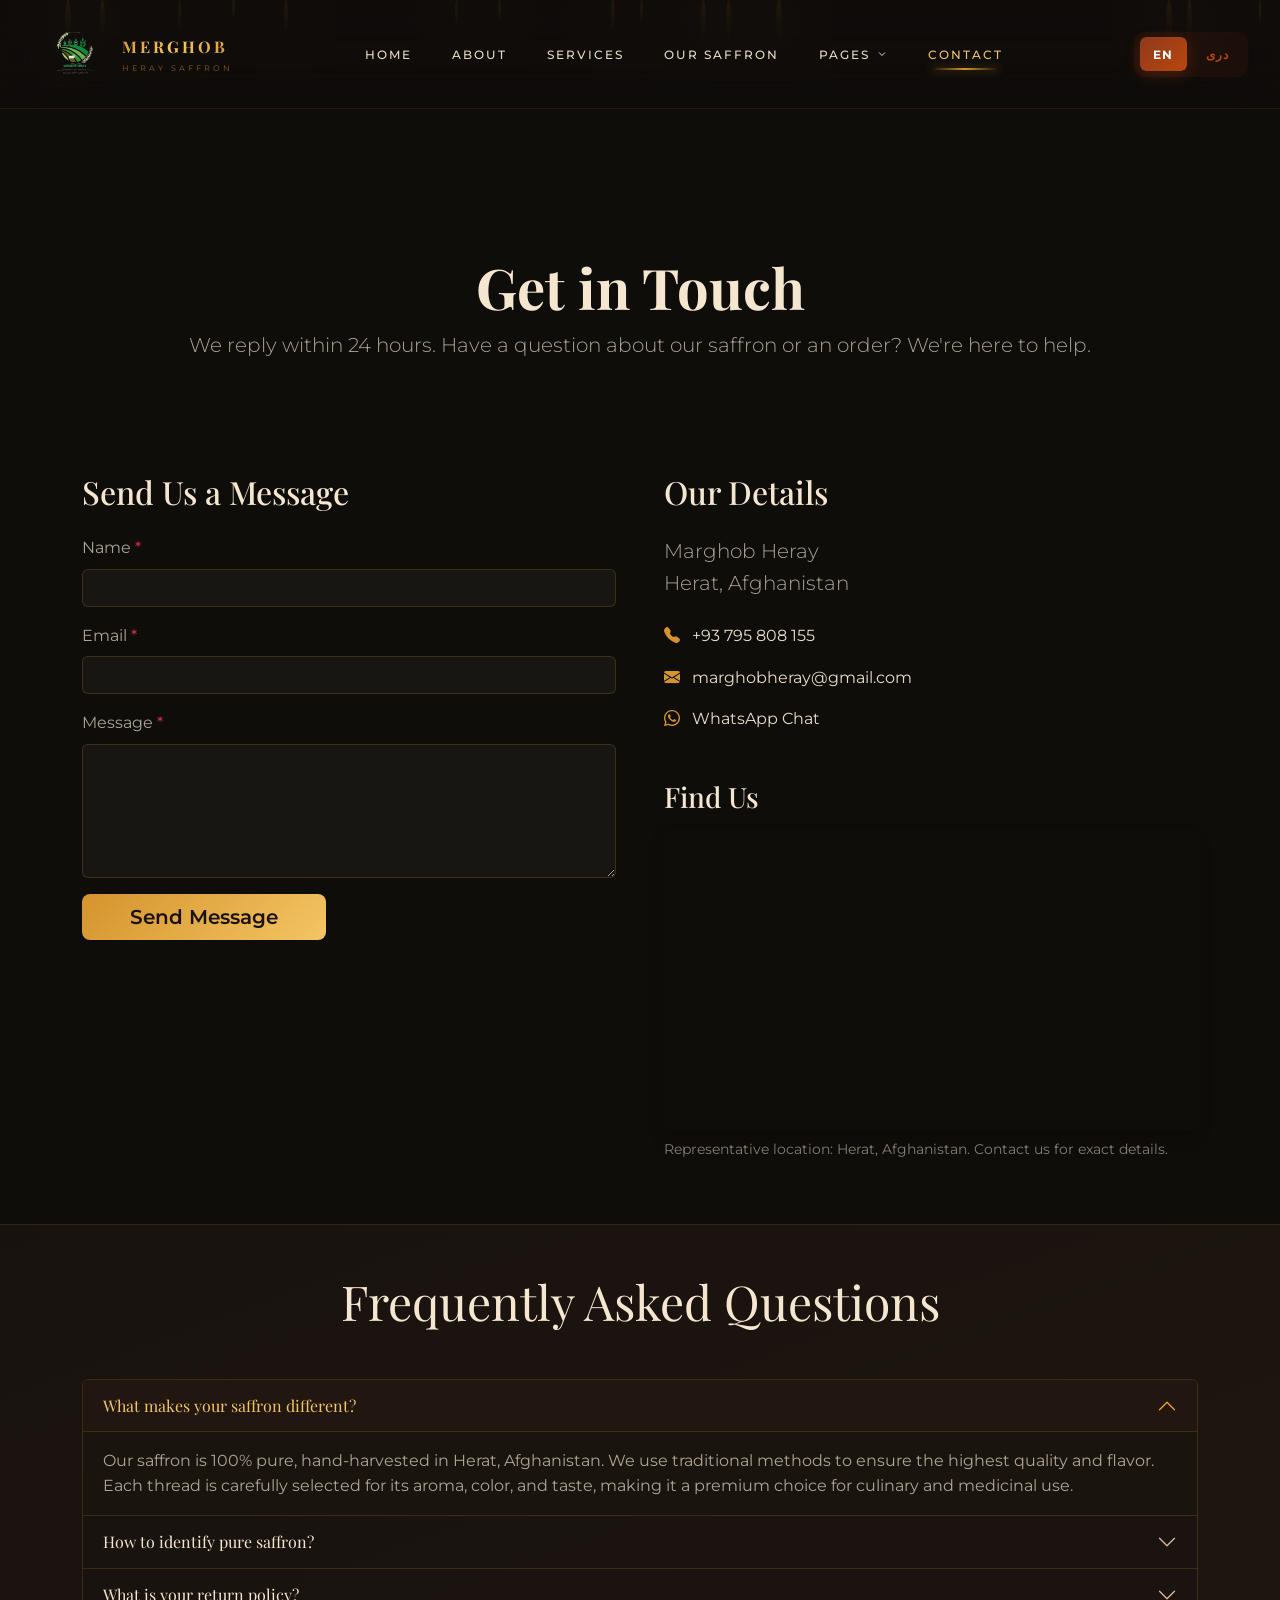
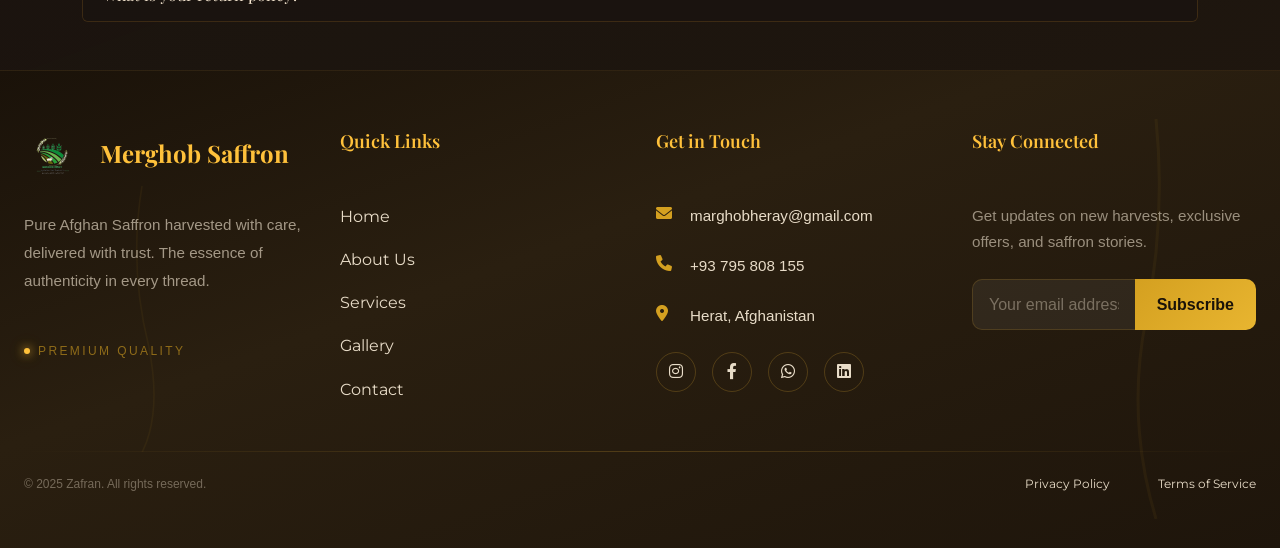
<file: contact.html>
<!doctype html>
<html lang="en">
  <head>
    <meta charset="UTF-8" />
    <meta name="viewport" content="width=device-width, initial-scale=1.0" />
    <meta
      name="description"
      content="Contact Saffron Luxe for inquiries, support, or orders. We're happy to help with premium saffron questions – reply within 24 hours."
    />
    <title>Merghob Heray - Contact us</title>
    <link
      rel="icon"
      href="Photos/logo/logo-no-bc.png"
      type="image/jpeg"
      sizes="16x16"
    />
    <link
      rel="icon"
      href="Photos/logo/logo-no-bc.png"
      type="image/jpeg"
      sizes="32x32"
    />
    <link
      rel="icon"
      href="Photos/logo/logo-no-bc.png"
      type="image/jpeg"
      sizes="64x64"
    />
    <link rel="apple-touch-icon" href="Photos/logo/logo-no-bc.png" />

    <!-- Bootstrap CSS -->
    <link
      href="https://cdn.jsdelivr.net/npm/bootstrap@5.3.3/dist/css/bootstrap.min.css"
      rel="stylesheet"
      integrity="sha384-QWTKZyjpPEjISv5WaRU9OFeRpok6YctnYmDr5pNlyT2bRjXh0JMhjY6hW+ALEwIH"
      crossorigin="anonymous"
    />

    <!-- Bootstrap Icons -->
    <link
      rel="stylesheet"
      href="https://cdn.jsdelivr.net/npm/bootstrap-icons@1.11.3/font/bootstrap-icons.min.css"
    />
    <link
      rel="stylesheet"
      href="https://cdnjs.cloudflare.com/ajax/libs/font-awesome/6.0.0/css/all.min.css"
    />

    <!-- Google Fonts -->
    <link
      href="https://fonts.googleapis.com/css2?family=Playfair+Display:wght@500;600;700&family=Montserrat:wght@300;400;500;600;700&family=Vazirmatn:wght@400;500;600;700&family=Noto+Naskh+Arabic:wght@400;500;600;700&display=swap"
      rel="stylesheet"
    />
    <link rel="stylesheet" href="Css/preloader.css" />
    <link rel="stylesheet" href="style.css" />
    <link rel="stylesheet" href="Css/contact.css" />
  </head>
  <body>
    <div class="page-preloader" id="pagePreloader" aria-hidden="true">
      <div class="preloader-shell">
        <div class="preloader-header">
          <div class="preloader-header-brand">
            <div class="preloader-brand-mark"></div>
            <div class="preloader-header-copy">
              <div class="preloader-bar preloader-bar-sm"></div>
              <div class="preloader-bar preloader-bar-md"></div>
            </div>
          </div>
          <div class="preloader-header-actions">
            <div class="preloader-chip"></div>
            <div class="preloader-chip"></div>
          </div>
        </div>
        <div class="preloader-hero">
          <div class="preloader-hero-copy">
            <div class="preloader-bar preloader-bar-xs"></div>
            <div style="height: 18px"></div>
            <div class="preloader-bar preloader-bar-xl"></div>
            <div style="height: 14px"></div>
            <div class="preloader-bar preloader-bar-lg"></div>
            <div style="height: 14px"></div>
            <div class="preloader-bar preloader-bar-md"></div>
            <div class="preloader-button-row">
              <div class="preloader-button"></div>
              <div class="preloader-button preloader-button-alt"></div>
            </div>
          </div>
          <div class="preloader-hero-visual"></div>
        </div>
        <div class="preloader-grid">
          <div class="preloader-card">
            <div class="preloader-card-media"></div>
            <div class="preloader-card-body">
              <div class="preloader-bar preloader-bar-card-title"></div>
              <div class="preloader-bar preloader-bar-card-line"></div>
              <div class="preloader-bar preloader-bar-card-line-short"></div>
            </div>
          </div>
          <div class="preloader-card">
            <div class="preloader-card-media"></div>
            <div class="preloader-card-body">
              <div class="preloader-bar preloader-bar-card-title"></div>
              <div class="preloader-bar preloader-bar-card-line"></div>
              <div class="preloader-bar preloader-bar-card-line-short"></div>
            </div>
          </div>
          <div class="preloader-card">
            <div class="preloader-card-media"></div>
            <div class="preloader-card-body">
              <div class="preloader-bar preloader-bar-card-title"></div>
              <div class="preloader-bar preloader-bar-card-line"></div>
              <div class="preloader-bar preloader-bar-card-line-short"></div>
            </div>
          </div>
        </div>
        <div class="preloader-footer">
          <div class="preloader-footer-copy">
            <div class="preloader-bar preloader-bar-footer"></div>
            <div class="preloader-bar preloader-bar-footer-short"></div>
          </div>
          <div class="preloader-footer-badges">
            <div class="preloader-badge"></div>
            <div class="preloader-badge"></div>
            <div class="preloader-badge"></div>
          </div>
        </div>
        <div class="preloader-status">
          <span class="preloader-status-dot"></span>
          <span class="preloader-status-text">Loading page</span>
        </div>
      </div>
    </div>
    <!-- Subtle floating saffron threads background -->
    <div class="particles" id="particles"></div>

    <!-- Navbar -->
    <nav class="saffron-nav fade-section" id="mainNav">
      <div class="nav-container">
        <!-- Logo -->
        <a href="index.html" class="brand-logo">
          <div class="logo-wrapper">
            <div class="logo-glow"></div>
            <img src="Photos/logo/logo-no-bc.png" alt="" />
          </div>
          <div class="brand-info">
            <span class="brand-name" id="brandName">Merghob</span>
            <span class="brand-tagline" id="brand-tagline">Heray Saffron</span>
          </div></a
        >
        <!-- Desktop Menu -->
        <ul class="nav-menu">
          <li class="nav-item">
            <a href="index.html" class="nav-link">Home</a>
          </li>
          <li class="nav-item">
            <a href="about.html" class="nav-link">About</a>
          </li>
          <li class="nav-item">
            <a href="service.html" class="nav-link">Services</a>
          </li>
          <li class="nav-item">
            <a href="our saffron.html" class="nav-link">Our Saffron</a>
          </li>
          <li class="nav-item">
            <button
              class="nav-link dropdown-toggle"
              onclick="event.preventDefault()"
            >
              Pages
              <svg
                class="chevron"
                viewbox="0 0 24 24"
                fill="none"
                stroke="currentColor"
                stroke-width="2"
              >
                <polyline points="6 9 12 15 18 9" />
              </svg>
            </button>
            <div class="dropdown-menu">
              <a href="team.html" class="dropdown-item">Our Team</a>
              <a href="gallery.html" class="dropdown-item">Gallery</a>
              <a href="shop.html" class="dropdown-item">Shop</a>
            </div>
          </li>
          <li class="nav-item">
            <a href="contact.html" class="nav-link active">Contact</a>
          </li>
        </ul>

        <!-- RIGHT CONTROLS -->
        <div class="nav-controls">
          <div class="lang-group">
            <button
              class="lang-btn active"
              id="lang-en"
              onclick="setLang('en')"
            >
              EN
            </button>
            <button class="lang-btn" id="lang-dr" onclick="setLang('dr')">
              &#1583;&#1585;&#1740;
            </button>
          </div>
          <button
            class="hamburger"
            id="hamburgerBtn"
            onclick="toggleMobileMenu()"
            aria-label="Toggle menu"
          >
            <span></span> <span></span> <span></span>
          </button>
        </div>
      </div>
    </nav>
    <!-- Mobile Menu Overlay -->
    <div
      class="mobile-overlay"
      id="mobileOverlay"
      onclick="handleMobileOverlayClick(event)"
    >
      <div class="mobile-nav-item">
        <a href="index.html" class="mobile-link" onclick="closeMobileMenu()"
          >Home</a
        >
      </div>
      <div class="mobile-nav-item">
        <a href="about.html" class="mobile-link" onclick="closeMobileMenu()"
          >About</a
        >
      </div>
      <div class="mobile-nav-item">
        <a href="service.html" class="mobile-link" onclick="closeMobileMenu()"
          >Services</a
        >
      </div>
      <div class="mobile-nav-item">
        <a
          href="our saffron.html"
          class="mobile-link"
          onclick="closeMobileMenu()"
          >Our Saffron</a
        >
      </div>
      <div class="mobile-nav-item">
        <button
          type="button"
          class="mobile-link"
          onclick="toggleMobileSubmenu(event)"
        >
          Pages
          <svg
            style="
              width: 14px;
              height: 14px;
              float: right;
              margin-top: 4px;
              transition: transform 0.3s;
            "
            id="mobileChevron"
            viewbox="0 0 24 24"
            fill="none"
            stroke="currentColor"
            stroke-width="2"
          >
            <polyline points="6 9 12 15 18 9" />
          </svg>
        </button>
        <div class="mobile-submenu" id="mobileSubmenu">
          <div class="mobile-submenu-item">
            <a
              href="team.html"
              class="mobile-submenu-link"
              onclick="closeMobileMenu()"
              >Our Team</a
            >
          </div>
          <div class="mobile-submenu-item">
            <a
              href="gallery.html"
              class="mobile-submenu-link"
              onclick="closeMobileMenu()"
              >Gallery</a
            >
          </div>
          <div class="mobile-submenu-item">
            <a
              href="shop.html"
              class="mobile-submenu-link"
              onclick="closeMobileMenu()"
              >Shop</a
            >
          </div>
        </div>
      </div>
      <div class="mobile-nav-item">
        <a href="contact.html" class="mobile-link" onclick="closeMobileMenu()"
          >Contact</a
        >
      </div>
    </div>

    <!-- Header -->
    <section class="py-5 mt-5 text-center fade-in-section">
      <div class="container pt-5">
        <h1 class="display-4 fw-bold" data-i18n="contactHeaderTitle">
          Get in Touch
        </h1>
        <p class="lead" data-i18n="contactHeaderText">
          We reply within 24 hours. Have a question about our saffron or an
          order? We're here to help.
        </p>
      </div>
    </section>

    <!-- Contact Form + Info/Map -->
    <section class="py-5 fade-in-section">
      <div class="container">
        <div class="row g-5">
          <!-- Left: Form -->
          <div class="col-lg-6">
            <h2 class="mb-4" data-i18n="sendUsMessage">Send Us a Message</h2>
            <form id="contactForm" class="needs-validation" novalidate>
              <div class="mb-3">
                <label for="name" class="form-label" data-i18n="nameLabel"
                  >Name <span class="text-danger">*</span></label
                >
                <input
                  type="text"
                  class="form-control"
                  id="name"
                  required
                  aria-required="true"
                />
                <div class="invalid-feedback" data-i18n="nameFeedback">
                  Please enter your name.
                </div>
              </div>
              <div class="mb-3">
                <label for="email" class="form-label" data-i18n="email"
                  >Email <span class="text-danger">*</span></label
                >
                <input
                  type="email"
                  class="form-control"
                  id="email"
                  required
                  aria-required="true"
                />
                <div class="invalid-feedback">Please enter a valid email.</div>
              </div>
              <div class="mb-3">
                <label for="message" class="form-label" data-i18n="message"
                  >Message <span class="text-danger">*</span></label
                >
                <textarea
                  class="form-control"
                  id="message"
                  rows="5"
                  required
                  aria-required="true"
                ></textarea>
                <div class="invalid-feedback">Please enter your message.</div>
              </div>
              <div class="d-flex align-items-center mb-3">
                <div
                  class="spinner-border text-saffron-gold me-3 d-none"
                  id="progress"
                  role="status"
                >
                  <span class="visually-hidden" data-i18n="sendingLabel"
                    >Sending...</span
                  >
                </div>
                <button
                  type="submit"
                  class="btn btn-saffron btn-lg px-5"
                  id="submitBtn"
                >
                  <span data-i18n="sendMessage">Send Message</span>
                </button>
              </div>
              <div
                id="formMessage"
                class="alert success-msg mt-3 d-none"
                role="alert"
              >
                <i class="bi bi-check-circle-fill me-2"></i>
                <span data-i18n="contactSuccessMessage"
                  >Thank you! Your message has been sent. We'll reply within 24
                  hours.</span
                >
              </div>
            </form>
          </div>

          <!-- Right: Contact Info + Map -->
          <div class="col-lg-6">
            <h2 class="mb-4" data-i18n="ourDetailsTitle">Our Details</h2>
            <p class="lead mb-4">Marghob Heray<br />Herat, Afghanistan</p>
            <ul class="list-unstyled mb-5">
              <li class="mb-3 contact-method">
                <a href="tel:+93795808155" class="contact-link">
                  <i class="bi bi-telephone-fill me-2 text-saffron-gold"></i>
                  +93 795 808 155
                </a>
              </li>
              <li class="mb-3 contact-method">
                <a href="mailto:marghobheray@gmail.com" class="contact-link">
                  <i class="bi bi-envelope-fill me-2 text-saffron-gold"></i>
                  marghobheray@gmail.com
                </a>
              </li>
              <li class="mb-3 contact-method">
                <a
                  href="https://wa.me/message/567LQQQKVJ7UB1"
                  target="_blank"
                  class="contact-link"
                >
                  <i class="bi bi-whatsapp me-2 text-saffron-gold"></i> WhatsApp
                  Chat
                </a>
              </li>
            </ul>

            <h3 class="mb-3" data-i18n="findUsTitle">Find Us</h3>
            <!-- Google Maps Embed (customize in https://www.google.com/maps → Share → Embed map) -->
            <div class="ratio ratio-16x9 rounded shadow">
              <iframe
                src="https://www.google.com/maps?q=Herat,Afghanistan&output=embed"
                width="600"
                height="450"
                style="border: 0"
                allowfullscreen=""
                loading="lazy"
                referrerpolicy="no-referrer-when-downgrade"
                title="Map showing Herat, Afghanistan"
              ></iframe>
            </div>
            <p class="text-muted mt-2 small" data-i18n="contactLocationNote">
              Representative location: Herat, Afghanistan. Contact us for exact
              details.
            </p>
          </div>
        </div>
      </div>
    </section>

    <!-- FAQ Accordion -->
    <section class="py-5 faq-section fade-in-section">
      <div class="container">
        <h2 class="text-center mb-5 display-5" data-i18n="faqTitle">
          Frequently Asked Questions
        </h2>
        <div class="accordion" id="faqAccordion">
          <div class="accordion-item">
            <h2 class="accordion-header">
              <button
                class="accordion-button"
                type="button"
                data-bs-toggle="collapse"
                data-bs-target="#faq1"
              >
                <span data-i18n="faq1Question"
                  >What makes your saffron different?</span
                >
              </button>
            </h2>
            <div
              id="faq1"
              class="accordion-collapse collapse show"
              data-bs-parent="#faqAccordion"
            >
              <div class="accordion-body">
                <span data-i18n="faq1Answer"
                  >Our saffron is 100% pure, hand-harvested in Herat,
                  Afghanistan. We use traditional methods to ensure the highest
                  quality and flavor. Each thread is carefully selected for its
                  aroma, color, and taste, making it a premium choice for
                  culinary and medicinal use.</span
                >
              </div>
            </div>
          </div>
          <div class="accordion-item">
            <h2 class="accordion-header">
              <button
                class="accordion-button collapsed"
                type="button"
                data-bs-toggle="collapse"
                data-bs-target="#faq2"
              >
                <span data-i18n="faq2Question"
                  >How to identify pure saffron?</span
                >
              </button>
            </h2>
            <div
              id="faq2"
              class="accordion-collapse collapse"
              data-bs-parent="#faqAccordion"
            >
              <div class="accordion-body">
                <span data-i18n="faq2Answer"
                  >Real saffron: Releases golden-yellow color slowly in warm
                  water (15+ min), smells sweet/aromatic, tastes slightly
                  bitter, threads are trumpet-shaped and turn skin yellow when
                  rubbed. Fake: Colors water red instantly, no aroma, sweet
                  taste, uniform thin threads.</span
                >
              </div>
            </div>
          </div>
          <div class="accordion-item">
            <h2 class="accordion-header">
              <button
                class="accordion-button collapsed"
                type="button"
                data-bs-toggle="collapse"
                data-bs-target="#faq3"
              >
                <span data-i18n="faq3Question"
                  >What is your return policy?</span
                >
              </button>
            </h2>
            <div
              id="faq3"
              class="accordion-collapse collapse"
              data-bs-parent="#faqAccordion"
            >
              <div class="accordion-body">
                <span data-i18n="faq3Answer"
                  >We accept returns within 14 days for unopened products.
                  Contact us to start the process.</span
                >
              </div>
            </div>
          </div>
        </div>
      </div>
    </section>

    <!-- footer -->
    <footer
      class="footer-wrap w-full h-full overflow-auto relative fade-section"
      id="footer-root"
    >
      <!-- Decorative background threads -->
      <svg
        class="saffron-thread"
        style="top: 10%; right: 5%; width: 120px"
        viewbox="0 0 60 200"
      >
        <path
          d="M30 0 Q35 50 25 100 Q15 150 30 200"
          stroke="#d4a020"
          fill="none"
          stroke-width="1.5"
        />
      </svg>
      <svg
        class="saffron-thread"
        style="bottom: 20%; left: 8%; width: 80px"
        viewbox="0 0 60 200"
      >
        <path
          d="M30 0 Q20 60 35 120 Q45 170 30 200"
          stroke="#d4a020"
          fill="none"
          stroke-width="1.2"
        />
      </svg>
      <div class="max-w-7xl mx-auto px-6 py-14 relative z-10">
        <!-- Main Grid -->
        <div
          class="fade-section grid grid-cols-1 md:grid-cols-2 lg:grid-cols-4 gap-10 lg:gap-8 mb-12"
        >
          <!-- Brand -->
          <div class="lg:col-span-1">
            <div class="flex items-center gap-3 mb-4">
              <div
                class="rounded-full flex items-center justify-center"
                style="min-width: 60px; height: 60px"
              >
                <img
                  class="footer-brand-logo"
                  src="Photos/logo/logo-no-bc.png"
                  alt="Zafran logo"
                />
              </div>
              <h2
                class="brand-font text-2xl font-bold"
                style="color: #ffc13b"
                id="brand-name"
                data-i18n="footerBrandName"
              >
                Merghob Saffron
              </h2>
            </div>
            <p
              class="text-sm leading-relaxed mb-5"
              style="color: rgba(232, 220, 200, 0.65)"
              id="tagline"
              data-i18n="footerTagline"
            >
              Pure Afghan Saffron harvested with care, delivered with trust. The
              essence of authenticity in every thread.
            </p>
            <div class="flex items-center gap-2">
              <div class="glow-dot"></div>
              <span
                class="text-xs tracking-widest uppercase"
                style="color: rgba(212, 160, 32, 0.6)"
                data-i18n="premiumQuality"
                >Premium Quality</span
              >
            </div>
          </div>
          <!-- Quick Links -->
          <div>
            <h3
              class="brand-font text-lg font-semibold mb-5"
              style="color: #ffc13b"
              data-i18n="quickLinks"
            >
              Quick Links
            </h3>
            <nav class="flex flex-col gap-3">
              <a
                href="index.html"
                class="nav-link text-sm"
                onclick="event.preventDefault()"
                >Home</a
              >
              <a
                href="about.html"
                class="nav-link text-sm"
                onclick="event.preventDefault()"
                data-i18n="aboutUs"
                >About Us</a
              >
              <a
                href="service.html"
                class="nav-link text-sm"
                onclick="event.preventDefault()"
                >Services</a
              >
              <a
                href="gallery.html"
                class="nav-link text-sm"
                onclick="event.preventDefault()"
                >Gallery</a
              >
              <a
                href="contact.html"
                class="nav-link text-sm"
                onclick="event.preventDefault()"
                >Contact</a
              >
            </nav>
          </div>
          <!-- Contact -->
          <div>
            <h3
              class="brand-font text-lg font-semibold mb-5"
              style="color: #ffc13b"
              data-i18n="getInTouch"
            >
              Get in Touch
            </h3>
            <div class="flex flex-col gap-4">
              <div class="flex items-start gap-3">
                <i
                  class="fas fa-envelope"
                  style="
                    width: 18px;
                    height: 18px;
                    color: #d4a020;
                    margin-top: 2px;
                    flex-shrink: 0;
                  "
                ></i>
                <span class="text-sm" style="color: #e8dcc8" id="email-text"
                  >marghobheray@gmail.com</span
                >
              </div>
              <div class="flex items-start gap-3">
                <i
                  class="fas fa-phone"
                  style="
                    width: 18px;
                    height: 18px;
                    color: #d4a020;
                    margin-top: 2px;
                    flex-shrink: 0;
                  "
                ></i>
                <span class="text-sm" style="color: #e8dcc8" id="phone-text"
                  >+93 795 808 155</span
                >
              </div>
              <div class="flex items-start gap-3">
                <i
                  class="fas fa-map-marker-alt"
                  style="
                    width: 18px;
                    height: 18px;
                    color: #d4a020;
                    margin-top: 2px;
                    flex-shrink: 0;
                  "
                ></i>
                <span
                  class="text-sm"
                  style="color: #e8dcc8"
                  id="location-text"
                  data-i18n="locationText"
                  >Herat, Afghanistan</span
                >
              </div>
            </div>
            <!-- Social -->
            <div class="flex gap-3 mt-6 items-center">
              <a
                href="https://instagram.com/marghob_heray_co"
                target="_blank"
                rel="noopener noreferrer"
              >
                <div class="social-icon">
                  <i
                    class="fab fa-instagram text-center align-middle"
                    style="width: 18px; height: 18px"
                  ></i>
                </div>
              </a>
              <a
                href="https://facebook.com/marghobherayco"
                target="_blank"
                rel="noopener noreferrer"
              >
                <div class="social-icon text-center align-middle">
                  <i
                    class="fab fa-facebook-f"
                    style="width: 18px; height: 18px"
                  ></i>
                </div>
              </a>
              <a
                href="https://wa.me/message/567LQQQKVJ7UB1"
                target="_blank"
                rel="noopener noreferrer"
              >
                <div class="social-icon text-center align-middle">
                  <i
                    class="fab fa-whatsapp"
                    style="width: 18px; height: 18px"
                  ></i>
                </div>
              </a>
              <a
                href="https://www.linkedin.com/company/marghob-heray-agricultural-and-livestock-co/"
                target="_blank"
                rel="noopener noreferrer"
              >
                <div class="social-icon text-center align-middle">
                  <i
                    class="fab fa-linkedin"
                    style="width: 18px; height: 18px"
                  ></i>
                </div>
              </a>
            </div>
          </div>
          <!-- Newsletter -->
          <div>
            <h3
              class="brand-font text-lg font-semibold mb-5"
              style="color: #ffc13b"
              data-i18n="stayConnected"
            >
              Stay Connected
            </h3>
            <p
              class="text-sm mb-4"
              style="color: rgba(232, 220, 200, 0.6)"
              data-i18n="newsletterText"
            >
              Get updates on new harvests, exclusive offers, and saffron
              stories.
            </p>
            <form
              id="subscribe-form"
              class="flex"
              onsubmit="event.preventDefault()"
            >
              <input
                type="email"
                class="subscribe-input"
                data-i18n="newsletterPlaceholder"
                placeholder="Your email address"
                aria-label="Email for newsletter"
              />
              <button
                type="submit"
                class="subscribe-btn"
                id="sub-btn"
                data-i18n="subscribe"
              >
                Subscribe
              </button>
            </form>
            <p
              class="text-xs mt-3 hidden"
              id="sub-success"
              style="color: #d4a020"
              data-i18n="subscribeSuccess"
            >
              Thank you for subscribing!
            </p>
          </div>
        </div>
        <!-- Divider -->
        <div class="divider-line mb-6 fade-section"></div>
        <!-- Bottom Bar -->
        <div
          class="fade-section flex flex-col sm:flex-row items-center justify-between gap-3 text-xs"
          style="color: rgba(232, 220, 200, 0.4)"
        >
          <span id="copyright-text" data-i18n="copyrightText"
            >© 2025 Zafran. All rights reserved.</span
          >
          <div class="flex gap-5">
            <a
              href="#"
              class="nav-link text-xs"
              onclick="event.preventDefault()"
              data-i18n="privacyPolicy"
              >Privacy Policy</a
            >
            <a
              href="#"
              class="nav-link text-xs"
              onclick="event.preventDefault()"
              data-i18n="termsOfService"
              >Terms of Service</a
            >
          </div>
        </div>
      </div>
    </footer>

    <!-- Back to Top -->
    <button
      id="back-to-top"
      class="btn btn-saffron rounded-circle shadow"
      aria-label="Back to top"
    >
      ↑
    </button>

    <!-- Bootstrap JS -->
    <script
      src="https://cdn.jsdelivr.net/npm/bootstrap@5.3.3/dist/js/bootstrap.bundle.min.js"
      integrity="sha384-YvpcrYf0tY3lHB60NNkmXc5s9fDVZLESaAA55NDzOxhy9GkcIdslK1eN7N6jIeHz"
      crossorigin="anonymous"
    ></script>

    <script src="JavaScript/contact.js"></script>
    <script src="javascript.js"></script>
  </body>
</html>
</file>
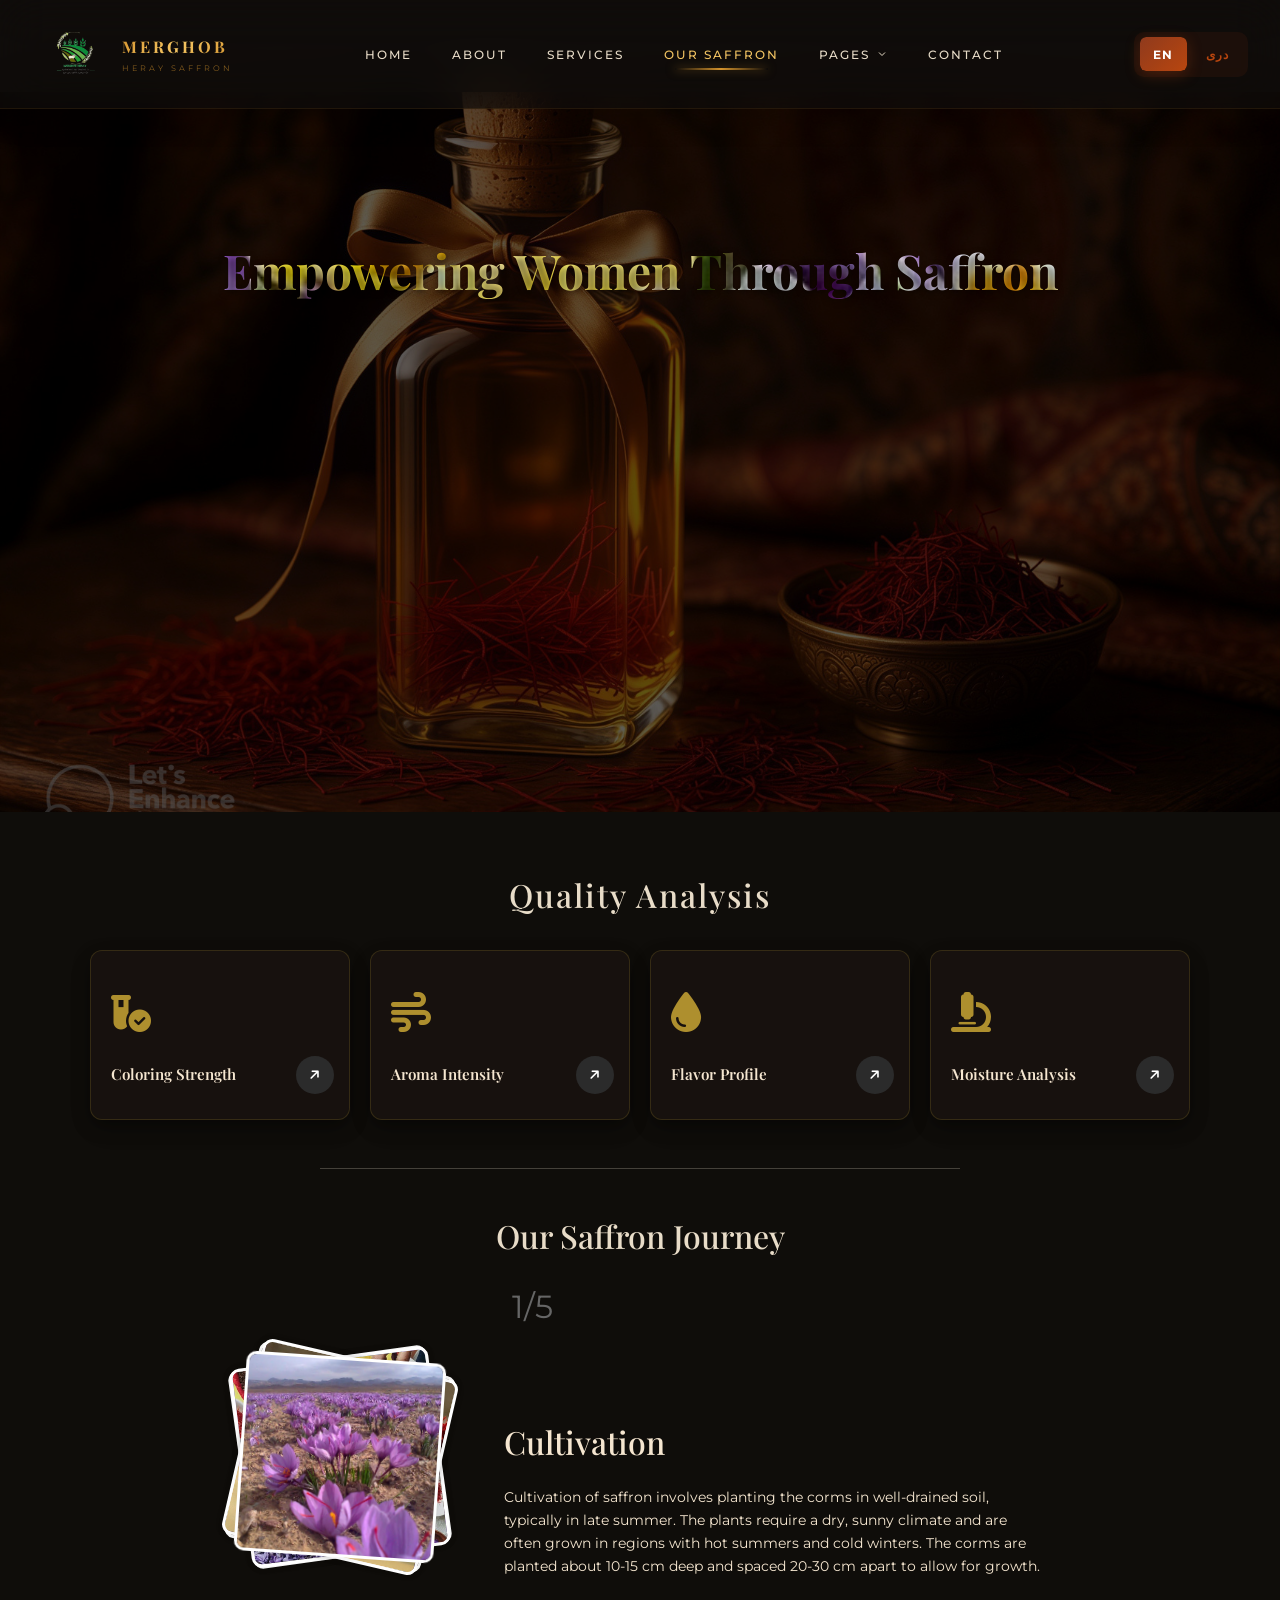
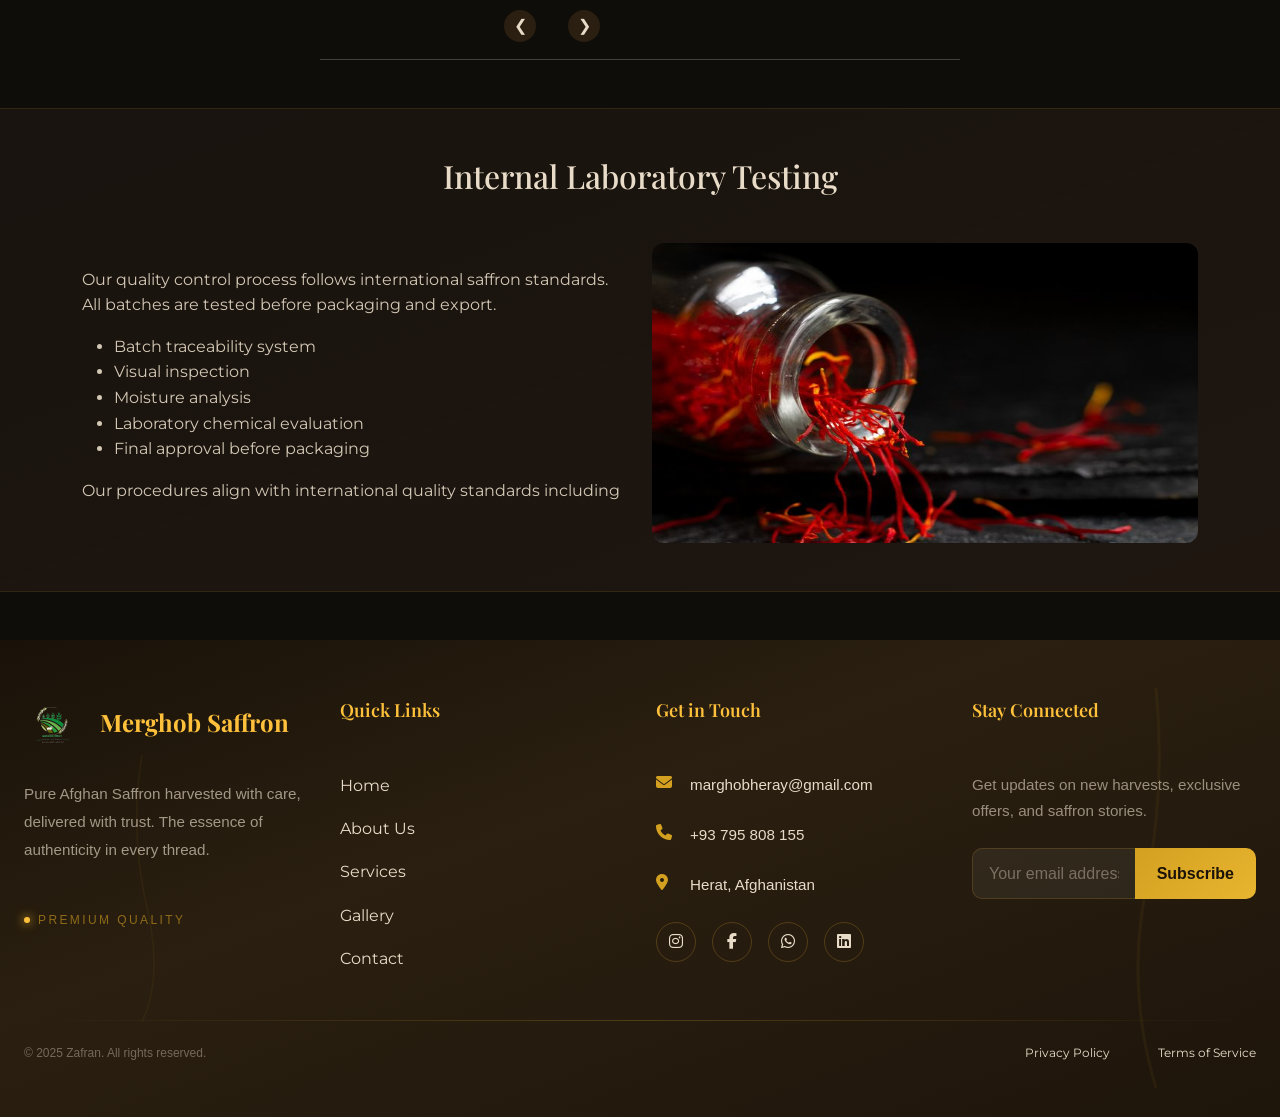
<file: our saffron.html>
<!DOCTYPE html>
<html lang="en">
<head>
    <meta charset="UTF-8">
    <meta name="viewport" content="width=device-width, initial-scale=1.0">
    <title> Merghob Heray - Our Saffron</title>
      <link rel="icon" href="Photos/logo/logo-no-bc.png" type="image/jpeg" sizes="16x16" />
    <link rel="icon" href="Photos/logo/logo-no-bc.png" type="image/jpeg" sizes="32x32" />
     <link rel="icon" href="Photos/logo/logo-no-bc.png" type="image/jpeg" sizes="64x64" />
     <link rel="apple-touch-icon" href="Photos/logo/logo-no-bc.png" />
     <link
      href="https://cdn.jsdelivr.net/npm/bootstrap@5.3.2/dist/css/bootstrap.min.css"
      rel="stylesheet"
    />
     <link rel="stylesheet" href="Css/preloader.css">
     <link rel="stylesheet" href="style.css">
    <link
      href="https://cdn.jsdelivr.net/npm/bootstrap-icons@1.10.5/font/bootstrap-icons.css"
      rel="stylesheet"
    />
   
    <link rel="stylesheet" href="Css/our saffron.css">
    <!-- Font Awesome -->
    <link
      rel="stylesheet"
      href="https://cdnjs.cloudflare.com/ajax/libs/font-awesome/6.6.0/css/all.min.css"
    />
    <link href="https://fonts.googleapis.com/css2?family=Playfair+Display:wght@400;500;600;700&family=Montserrat:wght@300;400;500;600;700&family=Vazirmatn:wght@400;500;600;700&family=Noto+Naskh+Arabic:wght@400;500;600;700&display=swap" rel="stylesheet" />
      <!-- Bootstrap JS -->
    <script src="https://cdn.jsdelivr.net/npm/bootstrap@5.3.0/dist/js/bootstrap.bundle.min.js"></script>

</head>
<body>
    <div class="page-preloader" id="pagePreloader" aria-hidden="true">
      <div class="preloader-shell">
        <div class="preloader-header">
          <div class="preloader-header-brand">
            <div class="preloader-brand-mark"></div>
            <div class="preloader-header-copy">
              <div class="preloader-bar preloader-bar-sm"></div>
              <div class="preloader-bar preloader-bar-md"></div>
            </div>
          </div>
          <div class="preloader-header-actions">
            <div class="preloader-chip"></div>
            <div class="preloader-chip"></div>
          </div>
        </div>
        <div class="preloader-hero">
          <div class="preloader-hero-copy">
            <div class="preloader-bar preloader-bar-xs"></div>
            <div style="height: 18px"></div>
            <div class="preloader-bar preloader-bar-xl"></div>
            <div style="height: 14px"></div>
            <div class="preloader-bar preloader-bar-lg"></div>
            <div style="height: 14px"></div>
            <div class="preloader-bar preloader-bar-md"></div>
            <div class="preloader-button-row">
              <div class="preloader-button"></div>
              <div class="preloader-button preloader-button-alt"></div>
            </div>
          </div>
          <div class="preloader-hero-visual"></div>
        </div>
        <div class="preloader-grid">
          <div class="preloader-card">
            <div class="preloader-card-media"></div>
            <div class="preloader-card-body">
              <div class="preloader-bar preloader-bar-card-title"></div>
              <div class="preloader-bar preloader-bar-card-line"></div>
              <div class="preloader-bar preloader-bar-card-line-short"></div>
            </div>
          </div>
          <div class="preloader-card">
            <div class="preloader-card-media"></div>
            <div class="preloader-card-body">
              <div class="preloader-bar preloader-bar-card-title"></div>
              <div class="preloader-bar preloader-bar-card-line"></div>
              <div class="preloader-bar preloader-bar-card-line-short"></div>
            </div>
          </div>
          <div class="preloader-card">
            <div class="preloader-card-media"></div>
            <div class="preloader-card-body">
              <div class="preloader-bar preloader-bar-card-title"></div>
              <div class="preloader-bar preloader-bar-card-line"></div>
              <div class="preloader-bar preloader-bar-card-line-short"></div>
            </div>
          </div>
        </div>
        <div class="preloader-footer">
          <div class="preloader-footer-copy">
            <div class="preloader-bar preloader-bar-footer"></div>
            <div class="preloader-bar preloader-bar-footer-short"></div>
          </div>
          <div class="preloader-footer-badges">
            <div class="preloader-badge"></div>
            <div class="preloader-badge"></div>
            <div class="preloader-badge"></div>
          </div>
        </div>
        <div class="preloader-status">
          <span class="preloader-status-dot"></span>
          <span class="preloader-status-text">Loading page</span>
        </div>
      </div>
    </div>
    <!-- Navbar -->
    <nav class="saffron-nav fade-section" id="mainNav">
      <div class="nav-container">
        <!-- Logo -->
        <a href="index.html" class="brand-logo">
          <div class="logo-wrapper">
            <div class="logo-glow"></div>
            <img src="Photos/logo/logo-no-bc.png" alt="" />
          </div>
          <div class="brand-info">
            <span class="brand-name" id="brandName">Merghob</span>
            <span class="brand-tagline" id="brand-tagline">Heray Saffron</span>
          </div></a
        >
        <!-- Desktop Menu -->
        <ul class="nav-menu">
          <li class="nav-item">
            <a href="index.html" class="nav-link ">Home</a>
          </li>
          <li class="nav-item">
            <a href="about.html" class="nav-link">About</a>
          </li>
          <li class="nav-item">
            <a href="service.html" class="nav-link">Services</a>
          </li>
          <li class="nav-item">
            <a href="our saffron.html" class="nav-link active">Our Saffron</a>
          </li>
          <li class="nav-item">
            <button
              class="nav-link dropdown-toggle"
              onclick="event.preventDefault()"
            >
              Pages
              <svg
                class="chevron"
                viewbox="0 0 24 24"
                fill="none"
                stroke="currentColor"
                stroke-width="2"
              >
                <polyline points="6 9 12 15 18 9" />
              </svg>
            </button>
            <div class="dropdown-menu">
              <a href="team.html" class="dropdown-item">Our Team</a>
              <a href="gallery.html" class="dropdown-item">Gallery</a>
              <a href="shop.html" class="dropdown-item">Shop</a>
            </div>
          </li>
          <li class="nav-item">
            <a href="contact.html" class="nav-link">Contact</a>
          </li>
        </ul>
       
        <!-- RIGHT CONTROLS -->
        <div class="nav-controls">
          <div class="lang-group">
            <button
              class="lang-btn active"
              id="lang-en"
              onclick="setLang('en')"
            >
              EN
            </button>
            <button class="lang-btn" id="lang-dr" onclick="setLang('dr')">
              &#1583;&#1585;&#1740;
            </button>
          </div>
          <button
            class="hamburger"
            id="hamburgerBtn"
            onclick="toggleMobileMenu()"
            aria-label="Toggle menu"
          >
            <span></span> <span></span> <span></span>
          </button>
        </div>
      </div>
    </nav>
    <!-- Mobile Menu Overlay -->
    <div
      class="mobile-overlay"
      id="mobileOverlay"
      onclick="handleMobileOverlayClick(event)"
    >
      <div class="mobile-nav-item">
        <a href="index.html" class="mobile-link" onclick="closeMobileMenu()"
          >Home</a
        >
      </div>
      <div class="mobile-nav-item">
        <a href="about.html" class="mobile-link" onclick="closeMobileMenu()"
          >About</a
        >
      </div>
      <div class="mobile-nav-item">
        <a href="service.html" class="mobile-link" onclick="closeMobileMenu()"
          >Services</a
        >
      </div>
      <div class="mobile-nav-item">
        <a
          href="our saffron.html"
          class="mobile-link"
          onclick="closeMobileMenu()"
          >Our Saffron</a
        >
      </div>
      <div class="mobile-nav-item">
        <button
          type="button"
          class="mobile-link"
          onclick="toggleMobileSubmenu(event)"
        >
          Pages
          <svg
            style="
              width: 14px;
              height: 14px;
              float: right;
              margin-top: 4px;
              transition: transform 0.3s;
            "
            id="mobileChevron"
            viewbox="0 0 24 24"
            fill="none"
            stroke="currentColor"
            stroke-width="2"
          >
            <polyline points="6 9 12 15 18 9" />
          </svg>
        </button>
        <div class="mobile-submenu" id="mobileSubmenu">
          <div class="mobile-submenu-item">
            <a
              href="team.html"
              class="mobile-submenu-link"
              onclick="closeMobileMenu()"
              >Our Team</a
            >
          </div>
          <div class="mobile-submenu-item">
            <a
              href="gallery.html"
              class="mobile-submenu-link"
              onclick="closeMobileMenu()"
              >Gallery</a
            >
          </div>
          <div class="mobile-submenu-item">
            <a
              href="shop.html"
              class="mobile-submenu-link"
              onclick="closeMobileMenu()"
              >Shop</a
            >
          </div>
        </div>
      </div>
      <div class="mobile-nav-item">
        <a href="contact.html" class="mobile-link" onclick="closeMobileMenu()"
          >Contact</a
        >
      </div>
    </div>
     <!-- Hero Section -->
    <section id="hero" class="hero reveal">
        <div class="overlay">

            <h1 class="reveal" style="--delay:160ms;" data-i18n="saffronHeroTitle">Empowering Women Through Saffron</h1>
        </div>
    </section>

      <!-- Quality analsis -->

    <div class="section-container reveal my-5">
        <h2 class="section-header py-3" data-i18n="qualityAnalysis">Quality Analysis</h2>


        <div class="quality-row">
            
            <!-- Step 1 -->
            <div class="card-wrapper reveal reveal-left" style="--delay:120ms;">
                <div class="card-bg-image"></div>
                <a href="javascript:void(0)" class="quality-card" data-bs-toggle="modal" data-bs-target="#myModal" role="button">
                    <div class="card-icon"><i class="fa-solid fa-vial-circle-check"></i></div>
                    <h3 class="card-title" data-i18n="coloringStrength">Coloring Strength
                      </h3>
                    <div class="arrow-btn"><i class="fa-solid fa-arrow-right"></i></div>
                </a>
            </div>

            <!-- Step 2 -->
            <div class="card-wrapper reveal reveal-left" style="--delay:200ms;">
                <div class="card-bg-image"></div>
                <a href="javascript:void(0)" class="quality-card" data-bs-toggle="modal" data-bs-target="#qaModal2" role="button">
                    <div class="card-icon"><i class="fa-solid fa-wind"></i></div>
                    <h3 class="card-title" data-i18n="aromaIntensity">Aroma Intensity</h3>
                    <div class="arrow-btn"><i class="fa-solid fa-arrow-right "></i></div>
                </a>
            </div>

            <!-- Step 3 -->
            <div class="card-wrapper reveal reveal-right" style="--delay:280ms;">
                <div class="card-bg-image"></div>
                <a href="javascript:void(0)" class="quality-card" data-bs-toggle="modal" data-bs-target="#qaModal3" role="button">
                    <div class="card-icon"><i class="fa-solid fa-droplet"></i></div>
                    <h3 class="card-title" data-i18n="flavorProfile">Flavor Profile</h3>
                    <div class="arrow-btn"><i class="fa-solid fa-arrow-right "></i></div>
                </a>
            </div>

            <!-- Step 4 -->
            <div class="card-wrapper reveal reveal-right" style="--delay:360ms;">
                <div class="card-bg-image"></div>
                <a href="javascript:void(0)" class="quality-card" data-bs-toggle="modal" data-bs-target="#qaModal4" role="button">
                    <div class="card-icon"><i class="fa-solid fa-microscope"></i></div>
                    <h3 class="card-title" data-i18n="moistureAnalysis"> Moisture Analysis</h3>
                    <div class="arrow-btn"><i class="fa-solid fa-arrow-right "></i></div>
                </a>
            </div>

        </div>
    </div>
    <hr class="w-50 mx-auto mt-5">

     <!-- cards -->
    <h2 class="text-center mt-5" data-i18n="journeyTitle">Our Saffron Journey</h2>
      <div class="cards pt-2 text-light">
 
        <input type="radio" id="radio-1" name="radio-card" checked>
        <article class="cardo" style="--angle:4deg">
          <img class="card-img" src="Photos/Saffron/cards/download (9).jpg">
         <div class="card-data">
            <span class="card-num p-2 fs-2">1/5</span>
            <br>
            <br>
            <h2 data-i18n="cultivationCard">Cultivation</h3>
            <p data-i18n="cultivationJourneyText">
                Cultivation of saffron involves planting the corms in well-drained soil, typically in late summer. The plants require a dry, sunny climate and are often grown in regions with hot summers and cold winters. The corms are planted about 10-15 cm deep and spaced 20-30 cm apart to allow for growth.

            </p>
            <footer>
              <label for="radio-7" aria-label="Previous">&#10094;</label>
              <label for="radio-2" aria-label="Next">&#10095;</label>
            </footer>
          </div>
        </article>
      
        <!-- card 2 -->
        <input type="radio" id="radio-2" name="radio-card">
        <article class="cardo" style="--angle:-8deg">
          <img class="card-img" src="Photos/Saffron/cards/Saffron harvesting - Luxeat.jpg">
          <div class="card-data">
            <span class="card-num p-2 fs-2">2/5</span>
            <h2 data-i18n="harvestingCard">Harvesting</h3>
            <p data-i18n="harvestingJourneyText">Harvesting saffron is a labor-intensive process that takes place in the fall. The delicate red stigmas are handpicked from the crocus flowers, usually in the early morning to preserve their quality. It takes around 150,000 flowers to produce just one kilogram of saffron, making it one of the most expensive spices in the world.
</p>
            <footer>
              <label for="radio-1" aria-label="Previous">&#10094;</label>
              <label for="radio-3" aria-label="Next">&#10095;</label>
            </footer>
          </div>
        </article>
      
        <!-- card 3 -->
          <input type="radio" id="radio-3" name="radio-card">
        <article class="cardo" style="--angle:-7deg">
          <img class="card-img" src="Photos/Saffron/cards/download (8).jpg">
          <div class="card-data">
            <span class="card-num p-2 fs-2">3/5</span>
            <h2 data-i18n="dryingProcessingCard">Drying & Processing</h3>
            <p data-i18n="dryingProcessingJourneyText">After harvesting, the stigmas are carefully dried to preserve their flavor, aroma, and color. This is typically done using low heat or by sun-drying. The drying process is crucial as it affects the quality of the saffron. Once dried, the stigmas are sorted and graded based on their quality before being packaged for sale.
</p>
            <footer>
              <label for="radio-2" aria-label="Previous">&#10094;</label>
              <label for="radio-4" aria-label="Next">&#10095;</label>
            </footer>
          </div>
        </article>
      
        <!-- card 4 -->
          <input type="radio" id="radio-4" name="radio-card">
        <article class="cardo" style="--angle:11deg">
          <img class="card-img" src="Photos/Saffron/cards/100% Reiner marokkanischer Safran 10g _ Handgeerntet in Taznakht _ Iznagen Safran _ Versand innerhalb Deutschlands.jpg">
          <div class="card-data">
            <span class="card-num p-2 fs-2">4/5</span>
            <h2 data-i18n="gradingQualityControl">Grading & Quality Control</h3>
            <p data-i18n="gradingQualityControlJourneyText">Grading saffron involves assessing its quality based on factors such as color, aroma, and flavor. The ISO 3632 standard is commonly used for grading saffron, which categorizes it into different grades based on the concentration of key compounds like crocin (color), safranal (aroma), and picrocrocin (flavor). Quality control measures are implemented to ensure that the saffron meets the required standards before it is exported to global markets.</p>
            <footer>
              <label for="radio-3" aria-label="Previous">&#10094;</label>
              <label for="radio-5" aria-label="Next">&#10095;</label>
            </footer>
          </div>
        </article>
      
        <!-- card 5 -->
          <input type="radio" id="radio-5" name="radio-card" >
        <article class="cardo" style="--angle:13deg">
          <img class="card-img" src="Photos/Saffron/cards/download (7).jpg">
          <div class="card-data">
            <span class="card-num p-2 fs-2">5/5</span>
            <h2 data-i18n="packagingCard">Packaging</h3>
            <p data-i18n="packagingJourneyText">Saffron is placed in clean, moisture-proof containers to maintain its quality during storage and transportation. The packaging is designed to protect the delicate stigmas from light, air, and moisture, which can degrade their quality. Once packaged, Good packaging helps saffron fresh and safe until it reaches customers. </p>
            <footer>
              <label for="radio-4" aria-label="Previous">&#10094;</label>
              <label for="radio-6" aria-label="Next">&#10095;</label>
            </footer>
          </div>
        </article>
      
       
      
     
       
    </div>
     <hr class="w-50 mx-auto ">
    
      <!-- The Modal -->
        <div class="modal fade quality-modal" id="myModal" tabindex="-1" aria-hidden="true" aria-labelledby="myModalLabel">
        <div class="modal-dialog modal-xl modal-dialog-centered modal-dialog-scrollable">
            <div class="modal-content">
                <!-- Modal Header -->
            <div class="modal-header">
                <h5 class="modal-title" id="myModalLabel" data-i18n="qualityAnalysisDetails">Quality Analysis Details</h5>
                <button type="button" class="btn-close" data-bs-dismiss="modal"></button>
            </div>

    

                <!-- Modal body -->
                <div class="modal-body">
                    <div class="container">
                        <div class="row">
                        <div class="col-md-7">
    <div id="heroCarousel" class="carousel slide" data-bs-interval="3000" data-bs-touch="true" data-bs-pause="hover">
        <div class="carousel-inner">
            <div class="carousel-item active">
                <img src="Photos/Saffron/Modal/pho1.jpg" class="d-block w-100" alt="Saffron image 1">
                <div class="carousel-caption p-3">
                    <h2 class="fw-bold" data-i18n="qualityAnalysis">Quality Analysis</h2>
                    <p data-i18n="qualityAssessmentDescription">Assess the quality of saffron based on various parameters</p>
                   
                </div>
            </div>
            <div class="carousel-item">
                <img src="Photos/Saffron/Modal/pho2.jpg" class="d-block w-100" alt="Saffron image 2">
                <div class="carousel-caption p-3">
                    <h2 data-i18n="qualityAnalysis">Quality Analysis</h2>
                    <p data-i18n="qualityAssessmentDescription">Assess the quality of saffron based on various parameters</p>
                  
                </div>
            </div>
            <div class="carousel-item">
                <img src="Photos/Saffron/Modal/pho3.jpg" class="d-block w-100" alt="Saffron image 3">
                <div class="carousel-caption p-3">
                    <h2 data-i18n="qualityAnalysis">Quality Analysis</h2>
                    <p data-i18n="qualityAssessmentDescription">Assess the quality of saffron based on various parameters</p>
                   
                </div>
            </div>
            <div class="carousel-item">
                <img src="Photos/Saffron/Modal/pho4.jpg" class="d-block w-100" alt="Saffron image 4">
                <div class="carousel-caption p-3">
                    <h2 data-i18n="exploreProducts">Explore Our Products</h2>
                    <p data-i18n="discoverQualitySaffron">Discover the finest quality saffron from around the world</p>
                    
                </div>
            </div>
        </div>
        <button class="carousel-control-prev" type="button" data-bs-target="#heroCarousel" data-bs-slide="prev" aria-label="Previous slide">
            <span class="carousel-control-prev-icon" aria-hidden="true"></span>
        </button>
        <button class="carousel-control-next" type="button" data-bs-target="#heroCarousel" data-bs-slide="next" aria-label="Next slide">
            <span class="carousel-control-next-icon" aria-hidden="true"></span>
        </button>
    </div>
</div>
<div class="col-md-5">
                            <div class="text shadow p-4">
                                <h3 data-i18n="qualityAnalysisOfSaffron">Quality Analysis of Saffron</h3>
                                <hr>
                                <p><strong data-i18n="step1Label">Step 1:</strong> <span data-i18n="coloringStrength">Coloring Strength</span></p>
                                <p><strong data-i18n="purposeLabel">Purpose:</strong> <span data-i18n="step1Purpose">To assess the color intensity of saffron</span></p>
                                <p><strong data-i18n="methodLabel">Method:</strong> <span data-i18n="step1Method">Colorimetric analysis</span></p>
                                <p><strong data-i18n="resultLabel">Result:</strong> <span data-i18n="step1Result">Results indicate the color intensity of the saffron sample</span></p>
                               
                            </div>
                            <div class="pra pt-3">
                                <h3 data-i18n="coloringStrength">Coloring Strength</h3>
                                <p data-i18n="coloringStrengthDetail">Coloring strength shows how strong the color of the saffron is when it is added to water of food. Hight-quality saffron produces a bright golden-yellow color even when a small amount is used. This strong coloring ability comes from a natural compound in saffron called crocin. The higher the coloring strength, the better and the more valuable the saffron is considered. </p>
                            </div>
                        </div>
                    </div>
                    </div>
                </div>

                <!-- Modal footer -->
                <div class="modal-footer">
                    <button type="button" class="btn btn-danger" data-bs-dismiss="modal" data-i18n="closeButton">Close</button>
                </div>

    </div>
  </div>
        </div>
      <!-- Modal Step 2 -->
      <div class="modal fade quality-modal" id="qaModal2" tabindex="-1" aria-hidden="true" aria-labelledby="qaModal2Label">
        <div class="modal-dialog modal-xl modal-dialog-centered modal-dialog-scrollable">
          <div class="modal-content">
            <div class="modal-header">
              <h5 class="modal-title" id="qaModal2Label" data-i18n="aromaIntensitySafranal">Aroma Intensity (Safranal)</h5>
              <button type="button" class="btn-close" data-bs-dismiss="modal"></button>
            </div>
            <div class="modal-body">
              <div class="container">
                <div class="row">
                  <div class="col-md-7">
                    <div id="qaCarousel2" class="carousel slide" data-bs-interval="3000" data-bs-touch="true" data-bs-pause="hover">
                      <div class="carousel-inner">
                        <div class="carousel-item active">
                          <img src="Photos/Saffron/Modal/pho1.jpg" class="d-block w-100" alt="Aroma intensity saffron">
                          <div class="carousel-caption p-3">
                            <h2 class="fw-bold" data-i18n="aromaIntensity">Aroma Intensity</h2>
                            <p data-i18n="saffronAromaText">Safranal defines the fragrance quality of saffron.</p>
                          </div>
                        </div>
                        <div class="carousel-item">
                          <img src="Photos/Saffron/Modal/pho2.jpg" class="d-block w-100" alt="Saffron aroma detail">
                          <div class="carousel-caption p-3">
                            <h2 data-i18n="controlledDrying">Controlled Drying</h2>
                            <p data-i18n="dryingImprovesAroma">Drying improves aroma while preserving compounds.</p>
                          </div>
                        </div>
                        <div class="carousel-item">
                          <img src="Photos/Saffron/Modal/pho3.jpg" class="d-block w-100" alt="Premium saffron threads">
                          <div class="carousel-caption p-3">
                            <h2 data-i18n="premiumGrade">Premium Grade</h2>
                            <p data-i18n="strongCleanAroma">Strong and clean aroma indicates high quality.</p>
                          </div>
                        </div>
                        <div class="carousel-item">
                          <img src="Photos/Saffron/Modal/pho4.jpg" class="d-block w-100" alt="Premium saffron threads">
                          <div class="carousel-caption p-3">
                            <h2 data-i18n="premiumGrade">Premium Grade</h2>
                            <p data-i18n="strongCleanAroma">Strong and clean aroma indicates high quality.</p>
                          </div>
                        </div>
                      </div>
                      <button class="carousel-control-prev" type="button" data-bs-target="#qaCarousel2" data-bs-slide="prev" aria-label="Previous slide">
                        <span class="carousel-control-prev-icon" aria-hidden="true"></span>
                      </button>
                      <button class="carousel-control-next" type="button" data-bs-target="#qaCarousel2" data-bs-slide="next" aria-label="Next slide">
                        <span class="carousel-control-next-icon" aria-hidden="true"></span>
                      </button>
                    </div>
                  </div>
                  <div class="col-md-5">
                    <div class="text shadow p-4">
                      <h3 data-i18n="qualityAnalysisOfSaffron">Quality Analysis of Saffron</h3>
                      <hr>
                      <p><strong data-i18n="step2Label">Step 2:</strong> <span data-i18n="aromaIntensitySafranal">Aroma Intensity (Safranal)</span></p>
                      <p><strong data-i18n="purposeLabel">Purpose:</strong> <span data-i18n="step2Purpose">Measure fragrance quality and freshness</span></p>
                      <p><strong data-i18n="methodLabel">Method:</strong> <span data-i18n="step2Method">Laboratory sensory and compound assessment</span></p>
                      <p><strong data-i18n="resultLabel">Result:</strong> <span data-i18n="step2Result">Strong clean aroma in premium lots</span></p>
                    </div>
                    <div class="pra pt-3">
                      <h3 data-i18n="aromaIntensity">Aroma Intensity</h3>
                      <p data-i18n="aromaIntensityDetail">Safranal is responsible for saffron's aroma. Higher safranal usually means better fragrance and freshness. If storage conditions are poor, aroma decreases quickly. This step confirms that saffron has the expected natural smell without musty or artificial notes.</p>
                    </div>
                  </div>
                </div>
              </div>
            </div>
            <div class="modal-footer">
              <button type="button" class="btn btn-danger" data-bs-dismiss="modal" data-i18n="closeButton">Close</button>
            </div>
          </div>
        </div>
      </div>

      <!-- Modal Step 3 -->
      <div class="modal fade quality-modal" id="qaModal3" tabindex="-1" aria-hidden="true" aria-labelledby="qaModal3Label">
        <div class="modal-dialog modal-xl modal-dialog-centered modal-dialog-scrollable">
          <div class="modal-content">
            <div class="modal-header">
              <h5 class="modal-title" id="qaModal3Label" data-i18n="flavorProfilePicrocrocin">Flavor Profile (Picrocrocin)</h5>
              <button type="button" class="btn-close" data-bs-dismiss="modal"></button>
            </div>
            <div class="modal-body">
              <div class="container">
                <div class="row">
                  <div class="col-md-7">
                    <div id="qaCarousel3" class="carousel slide" data-bs-interval="3000" data-bs-touch="true" data-bs-pause="hover">
                      <div class="carousel-inner">
                        <div class="carousel-item active">
                          <img src="Photos/Saffron/Modal/pho1.jpg" class="d-block w-100" alt="Flavor profile saffron">
                          <div class="carousel-caption p-3">
                            <h2 class="fw-bold" data-i18n="flavorProfile">Flavor Profile</h2>
                            <p data-i18n="picrocrocinTaste">Picrocrocin contributes to saffron's distinct taste.</p>
                          </div>
                        </div>
                        <div class="carousel-item">
                          <img src="Photos/Saffron/Modal/pho2.jpg" class="d-block w-100" alt="Flavor testing saffron">
                          <div class="carousel-caption p-3">
                            <h2 data-i18n="authenticTasteLabel">Authentic Taste</h2>
                            <p data-i18n="authenticTaste">Balanced bitterness indicates genuine saffron.</p>
                          </div>
                        </div>
                        <div class="carousel-item">
                          <img src="Photos/Saffron/Modal/pho4.jpg" class="d-block w-100" alt="Saffron blossoms">
                          <div class="carousel-caption p-3">
                            <h2 data-i18n="consistencyLabel">Consistency</h2>
                            <p data-i18n="flavorConsistency">Flavor remains stable across production lots.</p>
                          </div>
                        </div>
                      </div>
                      <button class="carousel-control-prev" type="button" data-bs-target="#qaCarousel3" data-bs-slide="prev" aria-label="Previous slide">
                        <span class="carousel-control-prev-icon" aria-hidden="true"></span>
                      </button>
                      <button class="carousel-control-next" type="button" data-bs-target="#qaCarousel3" data-bs-slide="next" aria-label="Next slide">
                        <span class="carousel-control-next-icon" aria-hidden="true"></span>
                      </button>
                    </div>
                  </div>
                  <div class="col-md-5">
                    <div class="text shadow p-4">
                      <h3 data-i18n="qualityAnalysisOfSaffron">Quality Analysis of Saffron</h3>
                      <hr>
                      <p><strong data-i18n="step3Label">Step 3:</strong> <span data-i18n="flavorProfilePicrocrocin">Flavor Profile (Picrocrocin)</span></p>
                      <p><strong data-i18n="purposeLabel">Purpose:</strong> <span data-i18n="step3Purpose">Confirm authentic saffron taste</span></p>
                      <p><strong data-i18n="methodLabel">Method:</strong> <span data-i18n="step3Method">Compound-level and sensory evaluation</span></p>
                      <p><strong data-i18n="resultLabel">Result:</strong> <span data-i18n="step3Result">Clean taste with proper bitter balance</span></p>
                    </div>
                    <div class="pra pt-3">
                      <h3 data-i18n="flavorProfile">Flavor Profile</h3>
                      <p data-i18n="flavorProfileDetail">Picrocrocin gives saffron its characteristic flavor. A good flavor profile means the saffron is pure and processed correctly. Weak or inconsistent taste can indicate poor drying or adulteration. This step verifies culinary quality and product authenticity.</p>
                    </div>
                  </div>
                </div>
              </div>
            </div>
            <div class="modal-footer">
              <button type="button" class="btn btn-danger" data-bs-dismiss="modal" data-i18n="closeButton">Close</button>
            </div>
          </div>
        </div>
      </div>

      <!-- Modal Step 4 -->
      <div class="modal fade quality-modal" id="qaModal4" tabindex="-1" aria-hidden="true" aria-labelledby="qaModal4Label">
        <div class="modal-dialog modal-xl modal-dialog-centered modal-dialog-scrollable">
          <div class="modal-content">
            <div class="modal-header">
              <h5 class="modal-title" id="qaModal4Label" data-i18n="purityMoistureAnalysis">Purity & Moisture Analysis</h5>
              <button type="button" class="btn-close" data-bs-dismiss="modal"></button>
            </div>
            <div class="modal-body">
              <div class="container">
                <div class="row">
                  <div class="col-md-7">
                    <div id="qaCarousel4" class="carousel slide" data-bs-interval="3000" data-bs-touch="true" data-bs-pause="hover">
                      <div class="carousel-inner">
                        <div class="carousel-item active">
                          <img src="Photos/Saffron/Modal/pho1.jpg" class="d-block w-100" alt="Purity and moisture saffron">
                          <div class="carousel-caption p-3">
                            <h2 class="fw-bold" data-i18n="purityMoisture">Purity & Moisture</h2>
                            <p data-i18n="finalSafeguard">Final safeguard for shelf life and export quality.</p>
                          </div>
                        </div>
                        <div class="carousel-item">
                          <img src="Photos/Saffron/Modal/pho2.jpg" class="d-block w-100" alt="Laboratory quality testing">
                          <div class="carousel-caption p-3">
                            <h2 data-i18n="moistureControl">Moisture Control</h2>
                            <p data-i18n="lowMoistureText">Low moisture prevents mold and quality loss.</p>
                          </div>
                        </div>
                        <div class="carousel-item">
                          <img src="Photos/Saffron/Modal/pho3.jpg" class="d-block w-100" alt="Saffron purity checks">
                          <div class="carousel-caption p-3">
                            <h2 data-i18n="purityVerification">Purity Verification</h2>
                            <p data-i18n="noAdulterationText">No adulteration and no foreign particles.</p>
                          </div>
                        </div>
                        <div class="carousel-item">
                          <img src="Photos/Saffron/Modal/pho4.jpg" class="d-block w-100" alt="Premium saffron threads">
                          <div class="carousel-caption p-3">
                            <h2 data-i18n="premiumGrade">Premium Grade</h2>
                            <p data-i18n="strongCleanAroma">Strong and clean aroma indicates high quality.</p>
                          </div>
                        </div>
                      </div>
                      <button class="carousel-control-prev" type="button" data-bs-target="#qaCarousel4" data-bs-slide="prev" aria-label="Previous slide">
                        <span class="carousel-control-prev-icon" aria-hidden="true"></span>
                      </button>
                      <button class="carousel-control-next" type="button" data-bs-target="#qaCarousel4" data-bs-slide="next" aria-label="Next slide">
                        <span class="carousel-control-next-icon" aria-hidden="true"></span>
                      </button>
                    </div>
                  </div>
                  <div class="col-md-5">
                    <div class="text shadow p-4">
                      <h3 data-i18n="qualityAnalysisOfSaffron">Quality Analysis of Saffron</h3>
                      <hr>
                      <p><strong data-i18n="step4Label">Step 4:</strong> <span data-i18n="purityMoistureAnalysis">Purity and Moisture Analysis</span></p>
                      <p><strong data-i18n="purposeLabel">Purpose:</strong> <span data-i18n="step4Purpose">Protect safety, quality and shelf life</span></p>
                      <p><strong data-i18n="methodLabel">Method:</strong> <span data-i18n="step4Method">Lab checks for moisture and contaminants</span></p>
                      <p><strong data-i18n="resultLabel">Result:</strong> <span data-i18n="step4Result">Clean threads and stable storage quality</span></p>
                    </div>
                    <div class="pra pt-3">
                      <h3 data-i18n="purityMoisture">Purity & Moisture</h3>
                      <p data-i18n="purityMoistureDetail">This step ensures saffron is clean, dry, and safe for long-term storage. High moisture may cause mold and reduce quality. Purity checks confirm that no artificial coloring, foreign material, or adulteration is present before packaging and export.</p>
                    </div>
                  </div>
                </div>
              </div>
            </div>
            <div class="modal-footer">
              <button type="button" class="btn btn-danger" data-bs-dismiss="modal" data-i18n="closeButton">Close</button>
            </div>
          </div>
        </div>
      </div>
       <!-- Internal Laboratory -->
    <section class="py-5 my-5 reveal lab-section">
    <div class="container">
        <h2 class="text-center section-title reveal mb-5" style="--delay:80ms;" data-i18n="labTitle">Internal Laboratory Testing</h2>

        <div class="row align-items-center justify-content-center">
            <div class="col-md-6 reveal reveal-left" style="--delay:160ms;">
                <p data-i18n="labSectionText1">
                    Our quality control process follows international saffron standards.
                    All batches are tested before packaging and export.
                </p>

                <ul>
                    <li data-i18n="batchTraceability">Batch traceability system</li>
                    <li data-i18n="visualInspection">Visual inspection</li>
                    <li data-i18n="moistureAnalysisLabel">Moisture analysis</li>
                    <li data-i18n="laboratoryChemicalEvaluation">Laboratory chemical evaluation</li>
                    <li data-i18n="finalApprovalLabel">Final approval before packaging</li>
                </ul>

                <p data-i18n="labSectionText2">
                    Our procedures align with international quality standards including 
                </p>
            </div>

            <div class="col-md-6 reveal reveal-right" style="--delay:220ms;">
                <img src="Photos/Saffron/photo.jpg" class="ph">
            </div>
        </div>
    </div>
    </section>

 
    <!-- footer -->
    <footer
      class="footer-wrap w-full h-full overflow-auto relative fade-section"
      id="footer-root"
    >
      <!-- Decorative background threads -->
      <svg
        class="saffron-thread"
        style="top: 10%; right: 5%; width: 120px"
        viewbox="0 0 60 200"
      >
        <path
          d="M30 0 Q35 50 25 100 Q15 150 30 200"
          stroke="#d4a020"
          fill="none"
          stroke-width="1.5"
        />
      </svg>
      <svg
        class="saffron-thread"
        style="bottom: 20%; left: 8%; width: 80px"
        viewbox="0 0 60 200"
      >
        <path
          d="M30 0 Q20 60 35 120 Q45 170 30 200"
          stroke="#d4a020"
          fill="none"
          stroke-width="1.2"
        />
      </svg>
      <div class="max-w-7xl mx-auto px-6 py-14 relative z-10">
        <!-- Main Grid -->
        <div
          class="fade-section grid grid-cols-1 md:grid-cols-2 lg:grid-cols-4 gap-10 lg:gap-8 mb-12"
        >
          <!-- Brand -->
          <div class="lg:col-span-1">
            <div class="flex items-center gap-3 mb-4">
              <div
                class="rounded-full flex items-center justify-center"
                style="min-width: 60px; height: 60px"
              >
                <img
                  class="footer-brand-logo"
                  src="Photos/logo/logo-no-bc.png"
                  alt="Zafran logo"
                />
              </div>
              <h2
                class="brand-font text-2xl font-bold"
                style="color: #ffc13b"
                id="brand-name"
                data-i18n="footerBrandName"
              >
                Merghob Saffron
              </h2>
            </div>
            <p
              class="text-sm leading-relaxed mb-5"
              style="color: rgba(232, 220, 200, 0.65)"
              id="tagline"
              data-i18n="footerTagline"
            >
              Pure Afghan Saffron harvested with care, delivered with trust. The
              essence of authenticity in every thread.
            </p>
            <div class="flex items-center gap-2">
              <div class="glow-dot"></div>
              <span
                class="text-xs tracking-widest uppercase"
                style="color: rgba(212, 160, 32, 0.6)"
                data-i18n="premiumQuality"
                >Premium Quality</span
              >
            </div>
          </div>
          <!-- Quick Links -->
          <div>
            <h3
              class="brand-font text-lg font-semibold mb-5"
              style="color: #ffc13b"
              data-i18n="quickLinks"
            >
              Quick Links
            </h3>
            <nav class="flex flex-col gap-3">
              <a
                href="index.html"
                class="nav-link text-sm"
                onclick="event.preventDefault()"
                >Home</a
              >
              <a
                href="about.html"
                class="nav-link text-sm"
                onclick="event.preventDefault()"
                data-i18n="aboutUs"
                >About Us</a
              >
              <a
                href="service.html"
                class="nav-link text-sm"
                onclick="event.preventDefault()"
                >Services</a
              >
              <a
                href="gallery.html"
                class="nav-link text-sm"
                onclick="event.preventDefault()"
                >Gallery</a
              >
              <a
                href="contact.html"
                class="nav-link text-sm"
                onclick="event.preventDefault()"
                >Contact</a
              >
            </nav>
          </div>
          <!-- Contact -->
          <div>
            <h3
              class="brand-font text-lg font-semibold mb-5"
              style="color: #ffc13b"
              data-i18n="getInTouch"
            >
              Get in Touch
            </h3>
            <div class="flex flex-col gap-4">
              <div class="flex items-start gap-3">
                <i
                  class="fas fa-envelope"
                  style="
                    width: 18px;
                    height: 18px;
                    color: #d4a020;
                    margin-top: 2px;
                    flex-shrink: 0;
                  "
                ></i>
                <span class="text-sm" style="color: #e8dcc8" id="email-text"
                  >marghobheray@gmail.com</span
                >
              </div>
              <div class="flex items-start gap-3">
                <i
                  class="fas fa-phone"
                  style="
                    width: 18px;
                    height: 18px;
                    color: #d4a020;
                    margin-top: 2px;
                    flex-shrink: 0;
                  "
                ></i>
                <span class="text-sm" style="color: #e8dcc8" id="phone-text"
                  >+93 795 808 155</span
                >
              </div>
              <div class="flex items-start gap-3">
                <i
                  class="fas fa-map-marker-alt"
                  style="
                    width: 18px;
                    height: 18px;
                    color: #d4a020;
                    margin-top: 2px;
                    flex-shrink: 0;
                  "
                ></i>
                <span class="text-sm" style="color: #e8dcc8" id="location-text" data-i18n="locationText"
                  >Herat, Afghanistan</span
                >
              </div>
            </div>
            <!-- Social -->
            <div class="flex gap-3 mt-6 items-center">
              <a
                href="https://instagram.com/marghob_heray_co"
                target="_blank"
                rel="noopener noreferrer"
              >
                <div class="social-icon">
                  <i
                    class="fab fa-instagram text-center align-middle"
                    style="width: 18px; height: 18px"
                  ></i>
                </div>
              </a>
              <a
                href="https://facebook.com/marghobherayco"
                target="_blank"
                rel="noopener noreferrer"
              >
                <div class="social-icon text-center align-middle">
                  <i
                    class="fab fa-facebook-f"
                    style="width: 18px; height: 18px"
                  ></i>
                </div>
              </a>
              <a
                href="https://wa.me/message/567LQQQKVJ7UB1"
                target="_blank"
                rel="noopener noreferrer"
              >
                <div class="social-icon text-center align-middle">
                  <i
                    class="fab fa-whatsapp"
                    style="width: 18px; height: 18px"
                  ></i>
                </div>
              </a>
              <a
                href="https://www.linkedin.com/company/marghob-heray-agricultural-and-livestock-co/"
                target="_blank"
                rel="noopener noreferrer"
              >
                <div class="social-icon text-center align-middle">
                  <i
                    class="fab fa-linkedin"
                    style="width: 18px; height: 18px"
                  ></i>
                </div>
              </a>
            </div>
          </div>
          <!-- Newsletter -->
          <div>
            <h3
              class="brand-font text-lg font-semibold mb-5"
              style="color: #ffc13b"
              data-i18n="stayConnected"
            >
              Stay Connected
            </h3>
            <p class="text-sm mb-4" style="color: rgba(232, 220, 200, 0.6)" data-i18n="newsletterText">
              Get updates on new harvests, exclusive offers, and saffron
              stories.
            </p>
            <form
              id="subscribe-form"
              class="flex"
              onsubmit="event.preventDefault()"
            >
              <input
                type="email"
                class="subscribe-input"
                data-i18n="newsletterPlaceholder"
                placeholder="Your email address"
                aria-label="Email for newsletter"
              />
              <button type="submit" class="subscribe-btn" id="sub-btn" data-i18n="subscribe">
                Subscribe
              </button>
            </form>
            <p
              class="text-xs mt-3 hidden"
              id="sub-success"
              style="color: #d4a020"
              data-i18n="subscribeSuccess"
            >
              Thank you for subscribing!
            </p>
          </div>
        </div>
        <!-- Divider -->
        <div class="divider-line mb-6 fade-section"></div>
        <!-- Bottom Bar -->
        <div
          class="fade-section flex flex-col sm:flex-row items-center justify-between gap-3 text-xs"
          style="color: rgba(232, 220, 200, 0.4)"
        >
          <span id="copyright-text" data-i18n="copyrightText">© 2025 Zafran. All rights reserved.</span>
          <div class="flex gap-5">
            <a
              href="#"
              class="nav-link text-xs"
              onclick="event.preventDefault()"
              data-i18n="privacyPolicy"
              >Privacy Policy</a
            >
            <a
              href="#"
              class="nav-link text-xs"
              onclick="event.preventDefault()"
              >Terms of Service</a
            >
          </div>
        </div>
      </div>
    </footer>




      <!-- card.js -->
    <script>
    (function() {

	function init(item) {
		var items = item.querySelectorAll('li'),
        current = 0,
        autoUpdate = true,
        timeTrans = 4000;
        
		//create nav
		var navss = document.createElement('navss');
		navss.className = 'nav_arrows';

		//create button prev
		var prevbtn = document.createElement('button');
		prevbtn.className = 'prev';
		prevbtn.setAttribute('aria-label', 'Prev');

		//create button next
		var nextbtn = document.createElement('button');
		nextbtn.className = 'next';
		nextbtn.setAttribute('aria-label', 'Next');

		//create counter
		var counter = document.createElement('div');
		counter.className = 'counter';
		counter.innerHTML = "<span>1</span><span>"+items.length+"</span>";

		if (items.length > 1) {
			navss.appendChild(prevbtn);
			navss.appendChild(counter);
			navss.appendChild(nextbtn);
			item.appendChild(navss);
		}

		items[current].className = "current";
		if (items.length > 1) items[items.length-1].className = "prev_slide";

		var navigate = function(dir) {
			items[current].className = "";

			if (dir === 'right') {
				current = current < items.length-1 ? current + 1 : 0;
			} else {
				current = current > 0 ? current - 1 : items.length-1;
			}

			var	nextCurrent = current < items.length-1 ? current + 1 : 0,
				prevCurrent = current > 0 ? current - 1 : items.length-1;

			items[current].className = "current";
			items[prevCurrent].className = "prev_slide";
			items[nextCurrent].className = "";

			//update counter
			counter.firstChild.textContent = current + 1;
		}
    
    item.addEventListener('mouseenter', function() {
			autoUpdate = false;
		});

		item.addEventListener('mouseleave', function() {
			autoUpdate = true;
		});

		setInterval(function() {
			if (autoUpdate) navigate('right');
		},timeTrans);
    
		prevbtn.addEventListener('click', function() {
			navigate('left');
		});

		nextbtn.addEventListener('click', function() {
			navigate('right');
		});

		//keyboard navigation
		document.addEventListener('keydown', function(ev) {
			var keyCode = ev.keyCode || ev.which;
			switch (keyCode) {
				case 37:
					navigate('left');
					break;
				case 39:
					navigate('right');
					break;
			}
		});

		// swipe navigation
		// from http://stackoverflow.com/a/23230280
		item.addEventListener('touchstart', handleTouchStart, false);        
		item.addEventListener('touchmove', handleTouchMove, false);
		var xDown = null;
		var yDown = null;
		function handleTouchStart(evt) {
			xDown = evt.touches[0].clientX;
			yDown = evt.touches[0].clientY;
		};
		function handleTouchMove(evt) {
			if ( ! xDown || ! yDown ) {
				return;
			}

			var xUp = evt.touches[0].clientX;
			var yUp = evt.touches[0].clientY;

			var xDiff = xDown - xUp;
			var yDiff = yDown - yUp;

			if ( Math.abs( xDiff ) > Math.abs( yDiff ) ) {/*most significant*/
				if ( xDiff > 0 ) {
					/* left swipe */
					navigate('right');
				} else {
					navigate('left');
				}
			} 
			/* reset values */
			xDown = null;
			yDown = null;
		};


	}

	[].slice.call(document.querySelectorAll('.cd-slider')).forEach( function(item) {
		init(item);
	});

})();
</script>
<script src="javascript.js"></script>
   

</body>
</html>
</file>
<file: Css/preloader.css>
:root {
  --preloader-bg:
    radial-gradient(circle at top, rgba(212, 147, 45, 0.1), transparent 26%),
    linear-gradient(160deg, #120d09 0%, #21160f 54%, #120d09 100%);
  --preloader-surface: rgba(29, 21, 16, 0.8);
  --preloader-surface-strong: rgba(38, 27, 20, 0.88);
  --preloader-border: rgba(212, 147, 45, 0.1);
  --preloader-line: rgba(232, 220, 200, 0.06);
  --preloader-line-strong: rgba(212, 147, 45, 0.13);
  --preloader-highlight: rgba(244, 197, 99, 0.18);
  --preloader-text: rgba(232, 220, 200, 0.82);
  --preloader-muted: rgba(232, 220, 200, 0.5);
}

body.preload-lock {
  overflow: hidden;
}

.page-preloader {
  position: fixed;
  inset: 0;
  z-index: 5000;
  overflow: auto;
  padding: 18px;
  background: var(--preloader-bg);
  opacity: 1;
  visibility: visible;
  transition:
    opacity 0.55s ease,
    visibility 0.55s ease;
}

.page-preloader.is-hidden {
  opacity: 0;
  visibility: hidden;
  pointer-events: none;
}

.preloader-shell {
  width: min(980px, 100%);
  margin: 0 auto;
  padding: 18px;
  border-radius: 24px;
  border: 1px solid var(--preloader-border);
  background:
    linear-gradient(180deg, rgba(255, 255, 255, 0.03), rgba(255, 255, 255, 0)),
    var(--preloader-surface);
  box-shadow:
    0 18px 48px rgba(0, 0, 0, 0.28),
    inset 0 1px 0 rgba(255, 255, 255, 0.03);
  backdrop-filter: blur(18px);
  -webkit-backdrop-filter: blur(18px);
}

.preloader-header {
  display: flex;
  align-items: center;
  justify-content: space-between;
  gap: 16px;
  margin-bottom: 20px;
}

.preloader-header-brand {
  display: flex;
  align-items: center;
  gap: 12px;
  min-width: 0;
}

.preloader-brand-mark {
  width: 54px;
  height: 54px;
  border-radius: 18px;
  flex-shrink: 0;
}

.preloader-header-copy {
  display: flex;
  flex-direction: column;
  gap: 8px;
  flex: 1;
  min-width: 160px;
}

.preloader-header-actions {
  display: flex;
  align-items: center;
  gap: 12px;
  flex-shrink: 0;
}

.preloader-chip {
  width: 72px;
  height: 36px;
  border-radius: 999px;
}

.preloader-hero {
  display: grid;
  grid-template-columns: 1.15fr 0.85fr;
  gap: 16px;
  margin-bottom: 16px;
}

.preloader-hero-copy,
.preloader-hero-visual,
.preloader-card {
  border-radius: 18px;
  border: 1px solid rgba(244, 197, 99, 0.06);
  background: rgba(255, 255, 255, 0.02);
}

.preloader-hero-copy {
  padding: 20px;
}

.preloader-hero-visual {
  min-height: 190px;
}

.preloader-button-row {
  display: flex;
  gap: 12px;
  margin-top: 18px;
}

.preloader-button {
  width: 116px;
  height: 38px;
  border-radius: 999px;
}

.preloader-button-alt {
  width: 138px;
}

.preloader-grid {
  display: grid;
  grid-template-columns: repeat(3, minmax(0, 1fr));
  gap: 14px;
  margin-bottom: 16px;
}

.preloader-card {
  padding: 14px;
}

.preloader-card-media {
  width: 100%;
  height: 112px;
  border-radius: 14px;
  margin-bottom: 14px;
}

.preloader-card-body {
  display: flex;
  flex-direction: column;
  gap: 10px;
}

.preloader-footer {
  display: flex;
  align-items: center;
  justify-content: space-between;
  gap: 16px;
  padding: 14px 16px;
  border-radius: 18px;
  background: var(--preloader-surface-strong);
  border: 1px solid rgba(244, 197, 99, 0.06);
}

.preloader-footer-copy {
  display: flex;
  flex-direction: column;
  gap: 8px;
  flex: 1;
}

.preloader-footer-badges {
  display: flex;
  gap: 8px;
}

.preloader-badge {
  width: 46px;
  height: 46px;
  border-radius: 14px;
}

.preloader-status {
  margin-top: 14px;
  display: flex;
  align-items: center;
  gap: 8px;
  color: var(--preloader-muted);
  font-family: "Montserrat", sans-serif;
  font-size: 0.74rem;
  letter-spacing: 0.06em;
  text-transform: uppercase;
}

.preloader-status-dot {
  width: 8px;
  height: 8px;
  border-radius: 50%;
  background: #f4c563;
  box-shadow: 0 0 18px rgba(244, 197, 99, 0.6);
  animation: preloader-pulse 1.6s ease-in-out infinite;
}

.preloader-status-text {
  color: var(--preloader-text);
}

.preloader-bar,
.preloader-brand-mark,
.preloader-chip,
.preloader-hero-visual,
.preloader-button,
.preloader-card-media,
.preloader-badge {
  background:
    linear-gradient(
      90deg,
      var(--preloader-line) 0%,
      var(--preloader-line-strong) 45%,
      var(--preloader-highlight) 50%,
      var(--preloader-line-strong) 55%,
      var(--preloader-line) 100%
    );
  background-size: 220% 100%;
  animation: preloader-shimmer 1.65s linear infinite;
}

.preloader-bar {
  height: 11px;
  border-radius: 999px;
}

.preloader-bar-xs {
  width: 96px;
}

.preloader-bar-sm {
  width: 116px;
}

.preloader-bar-md {
  width: 180px;
  max-width: 100%;
}

.preloader-bar-lg {
  width: 88%;
}

.preloader-bar-xl {
  width: 100%;
  height: 14px;
}

.preloader-bar-card-title {
  width: 56%;
}

.preloader-bar-card-line {
  width: 100%;
}

.preloader-bar-card-line-short {
  width: 72%;
}

.preloader-bar-footer {
  width: 180px;
  max-width: 100%;
}

.preloader-bar-footer-short {
  width: 120px;
  max-width: 100%;
}

@keyframes preloader-shimmer {
  0% {
    background-position: 200% 0;
  }

  100% {
    background-position: -200% 0;
  }
}

@keyframes preloader-pulse {
  0%,
  100% {
    transform: scale(1);
    opacity: 0.75;
  }

  50% {
    transform: scale(1.2);
    opacity: 1;
  }
}

@media (max-width: 920px) {
  .preloader-hero,
  .preloader-grid {
    grid-template-columns: 1fr;
  }

  .preloader-hero-visual {
    min-height: 150px;
  }
}

@media (max-width: 640px) {
  .page-preloader {
    padding: 12px;
  }

  .preloader-shell {
    padding: 14px;
    border-radius: 18px;
  }

  .preloader-header,
  .preloader-footer {
    flex-direction: column;
    align-items: stretch;
  }

  .preloader-header-actions,
  .preloader-footer-badges,
  .preloader-button-row {
    width: 100%;
  }

  .preloader-chip,
  .preloader-button {
    flex: 1;
    width: auto;
  }

  .preloader-hero-copy {
    padding: 16px;
  }

  .preloader-card-media {
    height: 96px;
  }

  .preloader-badge {
    flex: 1;
    width: auto;
  }
}
</file>
<file: style.css>
/* =========================
   NAVBAR STYLES
   ========================= */

:root {
  --saffron-dark: #8b3a1e;
  --saffron-main: #b8460f;
}

html[dir="rtl"] body,
html[dir="rtl"] .nav-link,
html[dir="rtl"] .dropdown-toggle,
html[dir="rtl"] .dropdown-item,
html[dir="rtl"] .mobile-link,
html[dir="rtl"] .mobile-submenu-link,
html[dir="rtl"] .brand-tagline {
  font-family: "Noto Naskh Arabic", "Vazirmatn", "Segoe UI", Tahoma, sans-serif;
}

/* Premium Curved Navbar */
.saffron-nav {
  position: sticky;
  top: 0;
  left: 0;
  right: 0;
  z-index: 1000;
  background: rgba(15, 13, 10, 0.6);
  backdrop-filter: blur(25px);
  -webkit-backdrop-filter: blur(25px);
  border-bottom: 1px solid rgba(212, 147, 45, 0.1);
  padding: 1.2rem 2rem;
  transition: all 0.5s cubic-bezier(0.22, 1, 0.36, 1);
  box-shadow: 0 8px 32px rgba(0, 0, 0, 0.1);
}
.saffron-nav.scrolled {
  background: rgba(15, 13, 10, 0.92);
  padding: 0.8rem 2rem;
  box-shadow: 0 12px 40px rgba(212, 147, 45, 0.12);
}

/* Curved container effect */
.nav-container {
  max-width: 1400px;
  margin: 0 auto;
  display: flex;
  align-items: center;
  justify-content: space-between;
  gap: 3rem;
  transition: all 0.4s ease;
}

.nav-controls {
  display: flex;
  align-items: center;
  gap: 0.75rem;
  flex-shrink: 0;
}

/* Logo with glow effect */
.brand-logo {
  display: flex;
  align-items: center;
  gap: 0px;
  text-decoration: none;
  position: relative;
  z-index: 1001;
  flex-shrink: 0;
  transition: transform 0.3s ease;
}
.brand-logo:hover {
  transform: scale(1.05);
}

.logo-wrapper {
  position: relative;
  width: 90px;
  height: 70px;
  display: flex;
  align-items: center;
  justify-content: center;
}
.logo-wrapper img {
  max-width: 100%;
  max-height: 100%;
  object-fit: contain;
  display: block;
}
.logo-glow {
  position: absolute;
  inset: -8px;
  background: radial-gradient(
    circle,
    rgba(212, 147, 45, 0.25) 0%,
    transparent 70%
  );
  border-radius: 50%;
  opacity: 0;
  transition: opacity 0.3s ease;
}
.brand-logo:hover .logo-glow {
  opacity: 1;
}

.brand-info {
  display: flex;
  flex-direction: column;
  gap: 2px;
}
.brand-name {
  font-family: "Playfair Display", serif;
  font-size: 1rem;
  font-weight: 700;
  background: linear-gradient(135deg, #d4932d 0%, #f4c563 50%, #d4932d 100%);
  -webkit-background-clip: text;
  -webkit-text-fill-color: transparent;
  background-clip: text;
  letter-spacing: 3px;
  text-transform: uppercase;
}
.brand-tagline {
  font-size: 0.5rem;
  letter-spacing: 3px;
  text-transform: uppercase;
  color: rgba(212, 147, 45, 0.6);
}

/* Desktop Navigation */
.nav-menu {
  display: flex;
  align-items: center;
  list-style: none;
  gap: 0;
  margin: 0;
  padding: 0;
  flex: 1;
  flex-wrap: nowrap;
  justify-content: center;
}
.nav-item {
  position: relative;
}
.nav-link,
.dropdown-toggle {
  color: #e8dcc8;
  text-decoration: none;
  font-size: 0.75rem;
  font-weight: 500;
  letter-spacing: 2px;
  text-transform: uppercase;
  padding: 12px 20px;
  position: relative;
  display: flex;
  align-items: center;
  gap: 6px;
  cursor: pointer;
  background: none;
  border: none;
  white-space: nowrap;
  transition: color 0.3s ease;
  font-family: "Montserrat", sans-serif;
}

/* Hide Bootstrap's default dropdown arrow to avoid double icon */
.saffron-nav .dropdown-toggle::after {
  display: none !important;
}

/* Glowing underline effect */
.nav-link::before,
.dropdown-toggle::before {
  content: "";
  position: absolute;
  bottom: 6px;
  left: 50%;
  width: 0;
  height: 2px;
  background: linear-gradient(90deg, transparent, #d4932d, transparent);
  transform: translateX(-50%);
  transition: width 0.4s cubic-bezier(0.22, 1, 0.36, 1);
  box-shadow: 0 0 10px rgba(212, 147, 45, 0.5);
}
.nav-link:hover,
.dropdown-toggle:hover {
  color: #f4c563;
}
.nav-link:hover::before,
.dropdown-toggle:hover::before {
  width: 60%;
}
.nav-link.active {
  color: #f4c563;
}
.nav-link.active::before {
  width: 60%;
}

/* Dropdown Menu */
.saffron-nav .dropdown-menu {
  display: block;
  position: absolute;
  top: 110%;
  left: 50%;
  transform: translateX(-50%) translateY(15px);
  background: rgba(25, 20, 15, 0.95);
  backdrop-filter: blur(20px);
  border: 1px solid rgba(212, 147, 45, 0.2);
  border-radius: 16px;
  padding: 12px 0;
  min-width: 200px;
  opacity: 0;
  visibility: hidden;
  pointer-events: none;
  transition: all 0.4s cubic-bezier(0.22, 1, 0.36, 1);
  box-shadow: 0 20px 60px rgba(0, 0, 0, 0.4);
}
.nav-item:hover .dropdown-menu {
  opacity: 1;
  visibility: visible;
  pointer-events: all;
  transform: translateX(-50%) translateY(0);
}
.dropdown-item {
  display: block;
  padding: 12px 28px;
  color: #e8dcc8;
  text-decoration: none;
  font-size: 0.7rem;
  letter-spacing: 1.5px;
  text-transform: uppercase;
  transition: all 0.3s ease;
  position: relative;
  background: transparent;
  border: 0;
}
.dropdown-item::before {
  content: "";
  position: absolute;
  left: 0;
  top: 50%;
  width: 0;
  height: 2px;
  background: #d4932d;
  transform: translateY(-50%);
  transition: width 0.3s ease;
}
.dropdown-item:hover {
  color: #f4c563;
  padding-left: 36px;
  background: transparent;
}
.dropdown-item:hover::before {
  width: 20px;
}

.saffron-nav .dropdown-item:focus,
.saffron-nav .dropdown-item:focus-visible,
.saffron-nav .dropdown-item:active,
.saffron-nav .dropdown-item.active {
  color: #f4c563;
  background: transparent;
  padding-left: 36px;
  outline: none;
}

.saffron-nav .dropdown-item:focus::before,
.saffron-nav .dropdown-item:focus-visible::before,
.saffron-nav .dropdown-item:active::before,
.saffron-nav .dropdown-item.active::before {
  width: 20px;
}

.chevron {
  width: 12px;
  height: 12px;
  transition: transform 0.3s ease;
}
.nav-item:hover .chevron {
  transform: rotate(180deg);
}

/* LANGUAGE BUTTONS */
.lang-group {
  display: flex;
  gap: 0.35rem;
  background: rgba(184, 70, 15, 0.08);
  padding: 0.35rem 0.35rem;
  border-radius: 10px;
  transition: all 0.3s ease;
  justify-content: center !important;
  align-items: center !important;
}

.lang-btn {
  padding: 0.45rem 0.85rem;
  border: none;
  background: transparent;
  color: var(--saffron-main);
  font-size: 0.75rem;
  font-weight: 700;
  letter-spacing: 0.08em;
  cursor: pointer;
  border-radius: 6px;
  transition: all 0.3s cubic-bezier(0.25, 0.8, 0.25, 1);
  position: relative;
  overflow: hidden;
}

.lang-btn::before {
  content: "";
  position: absolute;
  inset: 0;
  background: linear-gradient(135deg, var(--saffron-dark), var(--saffron-main));
  border-radius: 6px;
  opacity: 0;
  transition: opacity 0.3s ease;
  z-index: -1;
}

.lang-btn.active {
  color: white;
  box-shadow: 0 4px 15px rgba(184, 70, 15, 0.3);
}

.lang-btn.active::before {
  opacity: 1;
}

.lang-btn:not(.active):hover {
  transform: translateY(-2px);
  box-shadow: 0 2px 8px rgba(184, 70, 15, 0.15);
}

/* Hamburger */
.hamburger {
  display: none;
  width: 48px;
  height: 48px;
  border: none;
  background: transparent;
  cursor: pointer;
  position: relative;
  z-index: 1001;
  flex-direction: column;
  align-items: center;
  justify-content: center;
  gap: 7px;
}
.hamburger span {
  width: 26px;
  height: 2px;
  background: #e8dcc8;
  transition: all 0.4s cubic-bezier(0.22, 1, 0.36, 1);
  transform-origin: center;
}
.hamburger.active span:nth-child(1) {
  transform: rotate(45deg) translate(7px, 7px);
}
.hamburger.active span:nth-child(2) {
  opacity: 0;
}
.hamburger.active span:nth-child(3) {
  transform: rotate(-45deg) translate(7px, -7px);
}

/* Mobile Menu */
.mobile-overlay {
  display: none;
  position: fixed;
  inset: 0;
  background: rgba(15, 13, 10, 0.98);
  backdrop-filter: blur(30px);
  z-index: 999;
  flex-direction: column;
  padding-top: 100px;
  padding-bottom: 2rem;
  overflow-y: auto;
  opacity: 0;
  transition: opacity 0.5s ease;
}
.mobile-overlay.open {
  display: flex;
  opacity: 1;
}

.mobile-nav-item {
  padding: 20px 2rem;
  border-bottom: 1px solid rgba(212, 147, 45, 0.1);
}
.mobile-link {
  color: #e8dcc8;
  text-decoration: none;
  font-size: 1.3rem;
  font-weight: 400;
  letter-spacing: 2px;
  text-transform: uppercase;
  display: block;
  transition: all 0.3s ease;
  cursor: pointer;
  background: none;
  border: none;
  width: 100%;
  text-align: left;
  font-family: "Montserrat", sans-serif;
}
.mobile-link:hover {
  color: #f4c563;
  padding-left: 12px;
}

.mobile-submenu {
  max-height: 0;
  overflow: hidden;
  transition: max-height 0.4s ease;
}
.mobile-submenu.open {
  max-height: 400px;
}
.mobile-submenu-item {
  padding: 10px 0 10px 32px;
  border-bottom: 1px solid rgba(212, 147, 45, 0.05);
}
.mobile-submenu-link {
  font-size: 0.9rem;
  color: rgba(232, 220, 200, 0.7);
  text-decoration: none;
  display: block;
  transition: all 0.3s ease;
}
.mobile-submenu-link:hover {
  color: #f4c563;
}

.mobile-cta-section {
  padding: 30px 2rem;
  text-align: center;
}

/* Responsive Nav */
@media (max-width: 1024px) {
  .saffron-nav {
    padding: 1rem;
  }
  .nav-container {
    gap: 1rem;
  }
  .nav-menu {
    display: none;
  }
  .hamburger {
    display: flex;
  }
  .lang-group {
    gap: 0.25rem;
    padding: 0.25rem;
  }
  .lang-btn {
    padding: 0.4rem 0.65rem;
    font-size: 0.68rem;
  }
}
@media (min-width: 1025px) {
  .hamburger {
    display: none;
  }
  .mobile-overlay {
    display: none !important;
  }
}

html,
body {
  height: 100%;
  margin: 0;
}

.footer-wrap {
  background: linear-gradient(160deg, #1a1209 0%, #2a1f10 40%, #1e150b 100%);
  font-family: "Nunito Sans", sans-serif;
  height: auto !important;
  min-height: 0 !important;
  overflow: hidden !important;
}

#footer-root {
  position: relative;
  width: 100%;
}

#footer-root .relative {
  position: relative;
}
#footer-root .z-10 {
  z-index: 10;
}
#footer-root .mx-auto {
  margin-left: auto;
  margin-right: auto;
}
#footer-root .max-w-7xl {
  max-width: 1280px;
}
#footer-root .px-6 {
  padding-left: 1.5rem;
  padding-right: 1.5rem;
}
#footer-root .py-14 {
  padding-top: 3.5rem;
  padding-bottom: 3.5rem;
}
#footer-root .mb-4 {
  margin-bottom: 1rem;
}
#footer-root .mb-5 {
  margin-bottom: 1.25rem;
}
#footer-root .mb-6 {
  margin-bottom: 1.5rem;
}
#footer-root .mb-12 {
  margin-bottom: 3rem;
}
#footer-root .mt-3 {
  margin-top: 0.75rem;
}
#footer-root .mt-6 {
  margin-top: 1.5rem;
}
#footer-root .w-full {
  width: 100%;
}
#footer-root .h-full {
  height: auto !important;
}
#footer-root .w-10 {
  width: 2.5rem;
}
#footer-root .h-10 {
  height: 2.5rem;
}
#footer-root .rounded-full {
  border-radius: 9999px;
}
#footer-root .hidden {
  display: none;
}
#footer-root .text-xs {
  font-size: 0.75rem;
  line-height: 1rem;
}
#footer-root .text-sm {
  font-size: 0.95rem;
  line-height: 1.7;
}
#footer-root .text-lg {
  font-size: 1.125rem;
  line-height: 1.75rem;
}
#footer-root .text-2xl {
  font-size: 1.5rem;
  line-height: 2rem;
}
#footer-root .font-semibold {
  font-weight: 600;
}
#footer-root .font-bold {
  font-weight: 700;
}
#footer-root .uppercase {
  text-transform: uppercase;
}
#footer-root .tracking-widest {
  letter-spacing: 0.2em;
}
#footer-root .leading-relaxed {
  line-height: 1.85;
}
#footer-root .overflow-auto {
  overflow: hidden !important;
}

#footer-root .flex {
  display: flex;
}

#footer-root .flex-col {
  flex-direction: column;
}

#footer-root .items-center {
  align-items: center;
}

#footer-root .items-start {
  align-items: flex-start;
}

#footer-root .justify-center {
  justify-content: center;
}

#footer-root .justify-between {
  justify-content: space-between;
}

#footer-root .gap-2 {
  gap: 0.5rem;
}
#footer-root .gap-3 {
  gap: 0.75rem;
}
#footer-root .gap-4 {
  gap: 1rem;
}
#footer-root .gap-5 {
  gap: 1.25rem;
}
#footer-root .gap-10 {
  gap: 2.5rem;
}

#footer-root .grid {
  display: grid;
  justify-items: stretch;
  align-items: start;
}

#footer-root .grid > div {
  min-width: 0;
}

#footer-root .grid-cols-1 {
  grid-template-columns: 1fr;
}

#footer-root .nav-link {
  display: inline-block;
  width: fit-content;
  padding: 0;
  font-size: inherit;
  font-weight: 400;
  letter-spacing: normal;
  text-transform: none;
  text-decoration: none;
}

#footer-root .nav-link::before {
  content: none;
}

#footer-root nav a {
  display: inline-block;
  width: fit-content;
}

#footer-root form.flex {
  display: flex;
  align-items: stretch;
  width: 100%;
}

@media (min-width: 768px) {
  #footer-root .md\:grid-cols-2 {
    grid-template-columns: repeat(2, minmax(0, 1fr));
  }

  #footer-root .sm\:flex-row {
    flex-direction: row;
  }
}

@media (min-width: 1024px) {
  #footer-root .lg\:grid-cols-4 {
    grid-template-columns: repeat(4, minmax(0, 1fr));
  }

  #footer-root .lg\:gap-8 {
    gap: 2rem;
  }

  #footer-root .lg\:col-span-1 {
    grid-column: span 1 / span 1;
  }
}

.brand-font {
  font-family: "Playfair Display", serif;
}

/* Glassmorphism card */
.glass-card {
  background: rgba(255, 193, 59, 0.04);
  backdrop-filter: blur(12px);
  border: 1px solid rgba(255, 193, 59, 0.08);
  border-radius: 16px;
}

/* Link hover underline */
#footer-root .nav-link {
  position: relative;
  color: #e8dcc8;
  transition: color 0.3s ease;
}
#footer-root .nav-link::after {
  content: "";
  position: absolute;
  bottom: -2px;
  left: 0;
  width: 0;
  height: 1.5px;
  background: linear-gradient(90deg, #d4a020, #ffc13b);
  transition: width 0.35s ease;
}
#footer-root .nav-link:hover {
  color: #ffc13b;
}
#footer-root .nav-link:hover::after {
  width: 100%;
}

/* Social icon hover */
.social-icon {
  width: 40px;
  height: 40px;
  display: flex;
  align-items: center;
  justify-content: center;
  border-radius: 50%;
  border: 1px solid rgba(255, 193, 59, 0.2);
  color: #e8dcc8;
  transition: all 0.35s ease;
  cursor: pointer;
}
.social-icon:hover {
  background: rgba(255, 193, 59, 0.15);
  border-color: #ffc13b;
  color: #ffc13b;
  transform: scale(1.12);
  box-shadow: 0 0 18px rgba(255, 193, 59, 0.25);
}

/* Remove underlines from footer links */
#footer-root a {
  text-decoration: none;
}

/* Subscribe button */
.subscribe-btn {
  background: linear-gradient(135deg, #d4a020, #e8b530);
  color: #1a1209;
  font-weight: 600;
  border: none;
  border-radius: 0 10px 10px 0;
  padding: 12px 22px;
  cursor: pointer;
  transition: all 0.3s ease;
  white-space: nowrap;
}
.subscribe-btn:hover {
  background: linear-gradient(135deg, #e8b530, #ffc13b);
  box-shadow: 0 0 20px rgba(212, 160, 32, 0.35);
}

.subscribe-input {
  background: rgba(255, 255, 255, 0.06);
  border: 1px solid rgba(255, 193, 59, 0.15);
  border-right: none;
  border-radius: 10px 0 0 10px;
  color: #e8dcc8;
  padding: 12px 16px;
  outline: none;
  flex: 1;
  min-width: 0;
  transition: border-color 0.3s;
}
.subscribe-input::placeholder {
  color: rgba(232, 220, 200, 0.4);
}
.subscribe-input:focus {
  border-color: rgba(255, 193, 59, 0.4);
}

/* Glow accent */
.glow-dot {
  width: 6px;
  height: 6px;
  background: #ffc13b;
  border-radius: 50%;
  box-shadow:
    0 0 10px #ffc13b,
    0 0 20px rgba(255, 193, 59, 0.3);
}

/* Fade-in animation */
.fade-section {
  opacity: 0;
  transform: translateY(24px);
  transition:
    opacity 0.7s ease,
    transform 0.7s ease;
}
.fade-section.visible {
  opacity: 1;
  transform: translateY(0);
}

.divider-line {
  height: 1px;
  background: linear-gradient(
    90deg,
    transparent,
    rgba(255, 193, 59, 0.2),
    transparent
  );
}

/* Saffron thread SVG decoration */
.saffron-thread {
  opacity: 0.06;
  position: absolute;
  pointer-events: none;
}
.footer-brand-logo {
  width: 100%;
  height: 100%;
  object-fit: contain;
}
</file>
<file: Css/contact.css>
:root {
      --saffron-gold: #d4932d;
      --saffron-gold-light: #f4c563;
      --saffron-red: #b8460f;
      --bg-dark: #0f0d0a;
      --surface: rgba(26, 20, 16, 0.78);
      --surface-strong: rgba(26, 20, 16, 0.94);
      --text-main: #e8dcc8;
      --text-muted: rgba(232, 220, 200, 0.72);
    }
    body { 
      font-family: 'Montserrat', sans-serif;
      background-color: var(--bg-dark);
      color: var(--text-main);
      position: relative;
      overflow-x: hidden;
      line-height: 1.6;
    }
    html[dir="rtl"] body { font-family: "Noto Naskh Arabic", "Vazirmatn", "Segoe UI", Tahoma, sans-serif; }
    h1, h2, h3 { font-family: 'Playfair Display', serif; color: #f5e6d0; }
    .lead, .form-label, .accordion-body, p, li { color: var(--text-muted); }
   
    .btn-saffron { background: linear-gradient(135deg, var(--saffron-gold), var(--saffron-gold-light)); color: #1a1209; border: none; transition: all 0.3s; font-weight: 600; }
    .btn-saffron:hover { background: linear-gradient(135deg, var(--saffron-gold-light), #e8b530); transform: translateY(-2px); box-shadow: 0 0 16px rgba(212,147,45,0.35); }
    .text-saffron-gold { color: var(--saffron-gold) !important; }
    .form-control { background: rgba(255,255,255,0.04); color: var(--text-main); border: 1px solid rgba(212,147,45,0.2); }
    .form-control::placeholder { color: rgba(232,220,200,0.45); }
    .form-control:focus { background: rgba(255,255,255,0.06); color: var(--text-main); border-color: var(--saffron-gold); box-shadow: 0 0 0 0.25rem rgba(212,147,45,0.2); }
    .form-control:disabled { background: rgba(255,255,255,0.03); color: rgba(232,220,200,0.5); }
    .form-control, .form-control:focus { caret-color: var(--saffron-gold-light); }
    .contact-link { color: var(--text-main); text-decoration: none; transition: color 0.25s ease; }
    .contact-link:hover { color: var(--saffron-gold-light); }

    .ratio, #contactForm, .accordion, .accordion-item { background: transparent; }
    .accordion-item { border: 1px solid rgba(212,147,45,0.18); }
    .accordion-button { background: var(--surface); color: #f5e6d0; }
    .accordion-button:not(.collapsed) { background: rgba(34,24,16,0.95); color: var(--saffron-gold-light); box-shadow: inset 0 -1px 0 rgba(212,147,45,0.18); }
    .accordion-button:focus { box-shadow: 0 0 0 0.2rem rgba(212,147,45,0.25); border-color: rgba(212,147,45,0.45); }
    .accordion-button::after { filter: invert(83%) sepia(13%) saturate(479%) hue-rotate(344deg) brightness(102%) contrast(90%); }
    .accordion-body { background: rgba(26,20,16,0.85); color: var(--text-muted); }
    .faq-section { background: linear-gradient(160deg, rgba(26,20,16,0.86), rgba(34,24,16,0.84)); border-top: 1px solid rgba(212,147,45,0.12); border-bottom: 1px solid rgba(212,147,45,0.12); }

    .text-muted { color: rgba(232,220,200,0.55) !important; }
    .invalid-feedback { color: #ff9a8e; }
    .shake { animation: shake 0.5s; }
    @keyframes shake { 0%,100% { transform: translateX(0); } 10%,30%,50%,70%,90% { transform: translateX(-5px); } 20%,40%,60%,80% { transform: translateX(5px); } }
    .success-msg { opacity: 0; transition: opacity 0.8s ease; }
    .success-msg.show { opacity: 1; }
    .particles { position: fixed; top: 0; left: 0; width: 100%; height: 100%; pointer-events: none; z-index: -1; overflow: hidden; }
    .particle { position: absolute; background: linear-gradient(to bottom, #FF9933, #DAA520); border-radius: 50%; opacity: 0.4; animation: float linear infinite; }
    @keyframes float { 0% { transform: translateY(100vh) rotate(0deg); } 100% { transform: translateY(-20vh) rotate(360deg); } }
    .fade-in-section { opacity: 0; transform: translateY(30px); transition: all 0.8s ease-out; }
    .fade-in-section.is-visible { opacity: 1; transform: none; }
    #back-to-top { position: fixed; bottom: 20px; right: 20px; display: none; z-index: 1000; }
    #preloader { background: var(--bg-dark) !important; }

    /* Contact page only: remove navbar shadow */
    .saffron-nav,
    .saffron-nav.scrolled {
      box-shadow: none !important;
    }

    /* Scrollbar theme (index-style saffron) */
    html {
      scrollbar-width: thin;
      scrollbar-color: #b8460f #120e0b;
    }
    ::-webkit-scrollbar {
      width: 12px;
      height: 12px;
    }
    ::-webkit-scrollbar-track {
      background: #120e0b;
    }
    ::-webkit-scrollbar-thumb {
      background: linear-gradient(180deg, #d4932d, #b8460f);
      border-radius: 999px;
      border: 2px solid #120e0b;
    }
    ::-webkit-scrollbar-thumb:hover {
      background: linear-gradient(180deg, #f4c563, #d4772c);
    }
   
  

/* Footer newsletter form */
#footer-root form.flex {
  display: flex;
  align-items: stretch;
  width: 100%;
}

html[dir="rtl"] #footer-root form.flex {
  direction: rtl;
}

.subscribe-btn {
  background: linear-gradient(135deg, #d4a020, #e8b530);
  color: #1a1209;
  font-weight: 600;
  border: none;
  border-radius: 0 10px 10px 0;
  padding: 12px 22px;
  cursor: pointer;
  transition: all 0.3s ease;
  white-space: nowrap;
}

.subscribe-btn:hover {
  background: linear-gradient(135deg, #e8b530, #ffc13b);
  box-shadow: 0 0 20px rgba(212, 160, 32, 0.35);
}

.subscribe-input {
  background: rgba(255, 255, 255, 0.06);
  border: 1px solid rgba(255, 193, 59, 0.15);
  border-right: none;
  border-radius: 10px 0 0 10px;
  color: #e8dcc8;
  padding: 12px 16px;
  outline: none;
  flex: 1;
  min-width: 0;
  transition: border-color 0.3s;
}

.subscribe-input::placeholder {
  color: rgba(232, 220, 200, 0.4);
}

.subscribe-input:focus {
  border-color: rgba(255, 193, 59, 0.4);
}

html[dir="rtl"] .subscribe-input {
  border-right: 1px solid rgba(255, 193, 59, 0.15);
  border-left: none;
  border-radius: 0 10px 10px 0;
  text-align: right;
}

html[dir="rtl"] .subscribe-btn {
  border-radius: 10px 0 0 10px;
}
</file>
<file: Css/our saffron.css>
:root {
  --accent: #d4932d;
  --bg-page: #0f0d0a;
  --text-main: #e8dcc8;
  --surface: #1a1410;
  --surface-soft: #221810;
  --border-soft: rgba(212, 175, 55, 0.18);
  --soft-glow: rgba(212, 175, 55, 0.2);
}

body {
  background: var(--bg-page);
  color: var(--text-main);
  font-family: "Montserrat", sans-serif;
  line-height: 1.6;
  transition:
    background-color 0.35s ease,
    color 0.35s ease;
  padding-top: 92px;
}

.saffron-nav {
  position: fixed;
  top: 0;
  left: 0;
  right: 0;
  z-index: 1000;
}

h1,
h2,
h3,
h4,
h5,
h6 {
  font-family: "Playfair Display", serif;
}

html[dir="rtl"] body {
  font-family: "Noto Naskh Arabic", "Vazirmatn", "Segoe UI", Tahoma, sans-serif;
}

/* hero */
.hero {
  background: url(../Photos/Saffron/bc.jpg) center/cover no-repeat;
  height: 80vh;
  display: flex;
  align-items: center;
  justify-content: center;
  color: #fff;
  text-shadow: 0 2px 6px rgba(0, 0, 0, 0.5);
}
.overlay h1 {
  font-size: 3rem;
  padding-top: 150px;
  font-weight: bold;
  text-align: center;
  font-family: "Playfair Display", serif;
  background-image: url(../Photos/Saffron/download\ \(3\).jpg);
  background-size: cover;
  background-clip: text;
  color: transparent;
  animation: animate 20s linear infinite;
}
@keyframes animate {
  to {
    background-position-x: -500px;
  }
}

.overlay {
  background-color: rgba(0, 0, 0, 0.633);
  height: 80vh;
  width: 100%;
  animation: heroShade 1.2s ease-out both;
}
@keyframes heroShade {
  from {
    background-color: rgba(0, 0, 0, 0.2);
  }
  to {
    background-color: rgba(0, 0, 0, 0.633);
  }
}
.photo-bc {
  background-image: url(images/Hero/download\ \(4\).jpg);
  background-size: cover;
  background-clip: text;
  color: transparent;
  animation: animate 20s linear infinite;
}
/* cards */

/* Hide radio buttons */
input[type="radio"] {
  position: absolute;
  width: 1px;
  height: 1px;
  padding: 0;
  margin: -1px;
  overflow: hidden;
  clip: rect(0, 0, 0, 0);
  white-space: nowrap;
  border-width: 0;
}

.cards {
  --img-w: 200px;
  --duration: 300ms;
  --img-easing: cubic-bezier(0.34, 1.56, 0.64, 1);
  width: min(100% - 4rem, 800px);
  margin-inline: auto;
  display: grid;
  counter-reset: my-counter;
}

.cardo {
  --cards-grid-cols: auto;
  --cards-grid-rows: var(--img-w) auto;
  --cards-grid-gap: 2rem;
  --cards-footer-justify: center;

  grid-area: 1/1;
  display: grid;
  place-items: center;
  grid-template-columns: var(--cards-grid-cols);
  grid-template-rows: var(--cards-grid-rows);
  gap: var(--cards-grid-gap);
}

@media (600px < width) {
  .cardo {
    --cards-grid-cols: var(--img-w) auto;
    --cards-grid-rows: auto;
    --cards-grid-gap: 4rem;
    --cards-footer-justify: start;
  }
}

.card-img {
  width: 200px;
  height: 200px;
  aspect-ratio: 1 / 1;
  rotate: var(--angle, 0deg);
  border-radius: 10px;
  border: 3px solid #fff;
  overflow: hidden;
  transform-origin: center;
  object-fit: cover;
  box-shadow: 0 0 5px 3px rgba(0 0 0 / 0.05);
}

input:nth-of-type(1):checked + .cardo ~ .cardo > .card-img {
  animation: straighten-img-1 calc(var(--duration) * 2) forwards;
  animation-timing-function: var(--img-easing);
}
.cardo:has(~ input:nth-of-type(2):checked) > .card-img,
input:nth-of-type(2):checked + .cardo ~ .cardo > .card-img {
  animation: straighten-img-2 calc(var(--duration) * 2) forwards;
  animation-timing-function: var(--img-easing);
}
.cardo:has(~ input:nth-of-type(3):checked) > .cardo-img,
input:nth-of-type(3):checked + .cardo ~ .cardo > .card-img {
  animation: straighten-img-3 calc(var(--duration) * 2) forwards;
  animation-timing-function: var(--img-easing);
}
.cardo:has(~ input:nth-of-type(4):checked) > .card-img,
input:nth-of-type(4):checked + .cardo ~ .cardo > .card-img {
  animation: straighten-img-4 calc(var(--duration) * 2) forwards;
  animation-timing-function: var(--img-easing);
}
.cardo:has(~ input:nth-of-type(5):checked) > .card-img,
input:nth-of-type(5):checked + .cardo ~ .cardo > .card-img {
  animation: straighten-img-5 calc(var(--duration) * 2) forwards;
  animation-timing-function: var(--img-easing);
}
.cardo:has(~ input:nth-of-type(6):checked) > .card-img,
input:nth-of-type(6):checked + .cardo ~ .cardo > .card-img {
  animation: straighten-img-6 calc(var(--duration) * 2) forwards;
  animation-timing-function: var(--img-easing);
}
.cardo:has(~ input:nth-of-type(7):checked) > .card-img,
input:nth-of-type(7):checked + .cardo ~ .cardo > .card-img {
  animation: straighten-img-7 calc(var(--duration) * 2) forwards;
  animation-timing-function: var(--img-easing);
}
/* as CSS can't remove animations, we change the animation according to which checkbox is checked  - all animations are the same (would be simpler with SCSS) */
@keyframes straighten-img-1 {
  50% {
    --angle: 0deg;
  }
}
@keyframes straighten-img-2 {
  50% {
    --angle: 0deg;
  }
}
@keyframes straighten-img-3 {
  50% {
    --angle: 0deg;
  }
}
@keyframes straighten-img-4 {
  50% {
    --angle: 0deg;
  }
}
@keyframes straighten-img-5 {
  50% {
    --angle: 0deg;
  }
}
@keyframes straighten-img-6 {
  50% {
    --angle: 0deg;
  }
}
@keyframes straighten-img-7 {
  50% {
    --angle: 0deg;
  }
}

/* stacking order - these are updated according to which card is selected */
.cardo {
  z-index: -1;
}
input:checked + .cardo {
  z-index: 10 !important;
}
/* next card checked - place behind */
.cardo:has(+ input:checked) {
  z-index: 9;
}
/* next card +1 checked - place behind */
.cardo:has(+ input + .cardo + input:checked) {
  z-index: 8;
}
/* next card +2 checked - place behind */
.cardo:has(+ input + .cardo + input + .cardo + input:checked) {
  z-index: 7;
}
/* next card +3 checked - place behind */
.cardo:has(+ input + .cardo + input + .cardo + input + .cardo + input:checked) {
  z-index: 6;
}
/* next card +4 checked - place behind */
.cardo:has(
  + input
    + .cardo
    + input
    + .cardo
    + input
    + .cardo
    + input
    + .cardo
    + input:checked
) {
  z-index: 5;
}
/* next card +5 checked - place behind */
.cardo:has(
  + input
    + .cardo
    + input
    + .cardo
    + input
    + input
    + .cardo
    + input
    + .cardo
    + input
    + .cardo
    + input:checked
) {
  z-index: 4;
}
/* next card +6 checked - place behind */
.cardo:has(
  + input
    + .cardo
    + input
    + .cardo
    + input
    + .cardo
    + input
    + input
    + .cardo
    + input
    + .cardo
    + input
    + .cardo
    + input:checked
) {
  z-index: 3;
}

.card-data {
  display: grid;
  gap: 1rem;
}
.card-data > .card-num {
  opacity: var(--data-opacity, 0);
  font-size: 0.8rem;
  color: #666;
}
.card-data > p {
  font-size: 0.9rem;
  color: rgba(232, 220, 200, 0.82);
}
.card-data > h2,
.card-data > p {
  transition: var(--duration) ease-in-out;
  transition-delay: var(--data-delay, 0ms);
  opacity: var(--data-opacity, 0);
  translate: 0 var(--data-y, 20px);
  color: #f5e6d0;
}
.card-data > footer {
  display: flex;
  justify-content: var(--cards-footer-justify);
  gap: 2rem;
}
.card-data > footer label {
  margin-block-start: auto;
  cursor: pointer;
  pointer-events: var(--card-events, none);
  opacity: var(--data-opacity, 0);
  transition: color var(--duration) ease-in-out;
  color: var(--label-clr-txt, #e8dcc8);
  background-color: var(--label-clr-bg, #2a1f10);
  border-radius: 50%;
  width: 32px;
  height: 32px;
  aspect-ratio: 1/1;
  display: grid;
  place-content: center;
  transition:
    background-color 300ms ease-in-out,
    color 300ms ease-in-out;
}

input:checked:focus-visible + .cardo > .card-data > footer label,
.card-data > footer label:hover {
  --label-clr-txt: #fff;
  --label-clr-bg: #d4932d;
}

input:checked + .cardo {
  --data-opacity: 1;
  --data-y: 0;
  --data-delay: var(--duration);
  --card-events: auto;
  transition: z-index;
  transition-delay: 300ms;
  /*z-index: 1;*/
}

input:checked + .cardo > .card-img {
  animation: reveal-img calc(var(--duration) * 2) forwards;
}

@keyframes reveal-img {
  50% {
    translate: -150% 0;
    --angle: 0deg;
  }
}
/* Quality analsis */

.section-container {
  max-width: 1100px; /* Reduced for a tighter look */
  margin: 0 auto;
}

.section-header {
  margin: 20px;
  letter-spacing: 2px;
  text-align: center;
}

/* The Flexbox Row */
.quality-row {
  display: flex;
  justify-content: space-between;
  gap: 20px;
}

/* Wrapper to handle the background image layer */
.card-wrapper {
  position: relative;
  box-shadow: 0 10px 20px rgba(0, 0, 0, 0.211);
  border-radius: 20px;
  flex: 1;
  min-width: 0; /* Ensures cards shrink equally */
}

/* The hidden saffron image that appears on hover */
.card-bg-image {
  position: absolute;
  top: 15px;
  left: 15px;
  right: -5px;
  bottom: -5px;
  background-image: url(../Photos/Saffron/hidden.jpg);
  background-size: cover;
  background-position: center;
  border-radius: 12px;
  opacity: 0;
  transform: scale(0.9);
  transition: all 0.4s cubic-bezier(0.25, 1, 0.5, 1);
  z-index: 1;
  box-shadow: 0 15px 30px rgba(112, 21, 36, 0.153);
}

/* The Main White Card */
.quality-card {
  background: rgba(26, 20, 16, 0.78);
  padding: 30px 20px 34px;
  border-radius: 12px;
  position: relative;
  z-index: 2;
  display: flex;
  flex-direction: column;
  justify-content: space-between;
  gap: 1rem;
  min-height: 170px;
  text-decoration: none;
  color: inherit;
  border: 1px solid rgba(212, 175, 55, 0.16);
  box-shadow: 0 6px 18px rgba(0, 0, 0, 0.3);
  transition: all 0.4s cubic-bezier(0.25, 1, 0.5, 1);
}

/* Hover Interaction - Matches the photo */
.card-wrapper:hover .quality-card {
  transform: translateY(-12px) rotate(-3deg);
  box-shadow: 0 14px 32px rgba(212, 175, 55, 0.15);
}

.card-wrapper:hover .card-bg-image {
  opacity: 1;
  transform: scale(1.02) rotate(2deg); /* Counter-rotate for visual depth */
}

/* Content Styling */
.card-icon {
  font-size: 40px;
  color: #d4af37;
  margin-bottom: 0;
  opacity: 0.8;
}

.card-title {
  font-size: 0.95rem;
  font-weight: 600;
  line-height: 1.4;
  color: #f5e6d0;
  margin: 0;
  max-width: calc(100% - 64px);
  padding-inline-end: 0.25rem;
  text-wrap: balance;
}

/* Circular Arrow Button */
.arrow-btn {
  position: absolute;
  bottom: 25px;
  right: 15px;
  width: 38px;
  height: 38px;
  background: #2b2b2b;
  color: white;
  border-radius: 50%;
  display: flex;
  align-items: center;
  justify-content: center;
  transition: all 0.4s cubic-bezier(0.25, 1, 0.5, 1);
}

.card-wrapper:hover .arrow-btn {
  background: #d4932d;
}

.arrow-btn i {
  transform: rotate(-45deg);
  font-size: 0.8rem;
}
.card-wrapper:hover .card-title {
  color: #f4c563;
}

html[dir="rtl"] .quality-card {
  text-align: right;
}

html[dir="rtl"] .card-icon {
  align-self: flex-start;
}

html[dir="rtl"] .arrow-btn {
  right: auto;
  left: 15px;
}

html[dir="rtl"] .card-title {
  max-width: calc(100% - 72px);
  padding-inline-end: 0;
  padding-inline-start: 0.25rem;
}

/* Responsive: Stack only on small tablets/mobiles */
@media (max-width: 992px) {
  .quality-row {
    flex-wrap: wrap;
    justify-content: center;
  }
  .card-wrapper {
    flex: 0 0 calc(50% - 20px);
    margin-bottom: 30px;
  }
}

@media (max-width: 600px) {
  .card-wrapper {
    flex: 0 0 100%;
  }
  .section-header {
    font-size: 2rem;
  }
}
/* lab */
.lab-report {
  background: rgba(26, 20, 16, 0.82);
  padding: 40px;
  border-radius: 20px;
  border: 1px solid rgba(212, 175, 55, 0.14);
  box-shadow: 0 15px 35px rgba(0, 0, 0, 0.28);
}
.ph {
  border-radius: 12px;
  height: 300px;
  width: 100%;
}
/* modal visibility + layout */
.quality-modal {
  z-index: 2000;
}
.modal-backdrop {
  z-index: 1990;
}
.quality-modal .modal-dialog {
  max-width: min(1200px, 95vw);
}
.quality-modal .modal-content {
  background: rgba(26, 20, 16, 0.96);
  color: #e8dcc8;
  border: 1px solid rgba(212, 175, 55, 0.18);
  border-radius: 14px;
  overflow: hidden;
}
.quality-modal .modal-header,
.quality-modal .modal-body,
.quality-modal .modal-footer {
  background: transparent;
  color: #e8dcc8;
  border-color: rgba(212, 175, 55, 0.14);
}
.quality-modal .modal-title,
.quality-modal h2,
.quality-modal h3,
.quality-modal h4,
.quality-modal h5 {
  color: #f5e6d0;
}
.quality-modal p,
.quality-modal li,
.quality-modal span,
.quality-modal strong {
  color: rgba(232, 220, 200, 0.9);
}
.quality-modal hr {
  border-color: rgba(212, 175, 55, 0.2);
  opacity: 1;
}
.quality-modal .text.shadow {
  background: rgba(34, 24, 16, 0.72);
  border: 1px solid rgba(212, 175, 55, 0.12);
  box-shadow: 0 12px 28px rgba(0, 0, 0, 0.28) !important;
  border-radius: 12px;
}
.quality-modal .pra p {
  color: rgba(232, 220, 200, 0.82);
}
.quality-modal .btn-close {
  filter: invert(1) sepia(8%) saturate(250%) hue-rotate(343deg) brightness(102%)
    contrast(90%);
  opacity: 0.85;
}
.quality-modal .btn-close:hover {
  opacity: 1;
}

/* Lab section theme override */
.lab-section {
  background: linear-gradient(
    160deg,
    rgba(26, 20, 16, 0.86),
    rgba(34, 24, 16, 0.84)
  );
  border-top: 1px solid rgba(212, 175, 55, 0.12);
  border-bottom: 1px solid rgba(212, 175, 55, 0.12);
}
.lab-section p,
.lab-section li {
  color: rgba(232, 220, 200, 0.9);
}
.quality-modal .carousel-item img {
  width: 100%;
  height: clamp(260px, 50vw, 520px);
  object-fit: cover;
}
.quality-modal .carousel-caption {
  background: rgba(0, 0, 0, 0.45);
  border-radius: 12px;
}

/* Scrollbar theme (match index.html) */
html {
  scrollbar-width: thin;
  scrollbar-color: #b8460f #120e0b;
}

::-webkit-scrollbar {
  width: 12px;
  height: 12px;
}

::-webkit-scrollbar-track {
  background: #120e0b;
}

::-webkit-scrollbar-thumb {
  background: linear-gradient(180deg, #d4932d, #b8460f);
  border-radius: 999px;
  border: 2px solid #120e0b;
}

::-webkit-scrollbar-thumb:hover {
  background: linear-gradient(180deg, #f4c563, #d4772c);
}

/* Modal internal scrollbar */
.quality-modal .modal-body {
  scrollbar-width: thin;
  scrollbar-color: #b8460f #120e0b;
}

.quality-modal .modal-body::-webkit-scrollbar {
  width: 10px;
}

.quality-modal .modal-body::-webkit-scrollbar-track {
  background: #120e0b;
  border-radius: 999px;
}

.quality-modal .modal-body::-webkit-scrollbar-thumb {
  background: linear-gradient(180deg, #d4932d, #b8460f);
  border-radius: 999px;
  border: 2px solid #120e0b;
}

.quality-modal .modal-body::-webkit-scrollbar-thumb:hover {
  background: linear-gradient(180deg, #f4c563, #d4772c);
}

@media (max-width: 768px) {
  .quality-modal .carousel-caption {
    padding: 8px 10px !important;
  }
  .quality-modal .carousel-caption h2 {
    font-size: 1rem;
    margin-bottom: 4px;
  }
  .quality-modal .carousel-caption p,
  .quality-modal .carousel-caption .button {
    display: none;
  }
}

/* Footer newsletter form */
#footer-root form.flex {
  display: flex;
  align-items: stretch;
  width: 100%;
}

html[dir="rtl"] #footer-root form.flex {
  direction: rtl;
}

.subscribe-btn {
  background: linear-gradient(135deg, #d4a020, #e8b530);
  color: #1a1209;
  font-weight: 600;
  border: none;
  border-radius: 0 10px 10px 0;
  padding: 12px 22px;
  cursor: pointer;
  transition: all 0.3s ease;
  white-space: nowrap;
}

.subscribe-btn:hover {
  background: linear-gradient(135deg, #e8b530, #ffc13b);
  box-shadow: 0 0 20px rgba(212, 160, 32, 0.35);
}

.subscribe-input {
  background: rgba(255, 255, 255, 0.06);
  border: 1px solid rgba(255, 193, 59, 0.15);
  border-right: none;
  border-radius: 10px 0 0 10px;
  color: #e8dcc8;
  padding: 12px 16px;
  outline: none;
  flex: 1;
  min-width: 0;
  transition: border-color 0.3s;
}

.subscribe-input::placeholder {
  color: rgba(232, 220, 200, 0.4);
}

.subscribe-input:focus {
  border-color: rgba(255, 193, 59, 0.4);
}

html[dir="rtl"] .subscribe-input {
  border-right: 1px solid rgba(255, 193, 59, 0.15);
  border-left: none;
  border-radius: 0 10px 10px 0;
  text-align: right;
}

html[dir="rtl"] .subscribe-btn {
  border-radius: 10px 0 0 10px;
}
</file>
